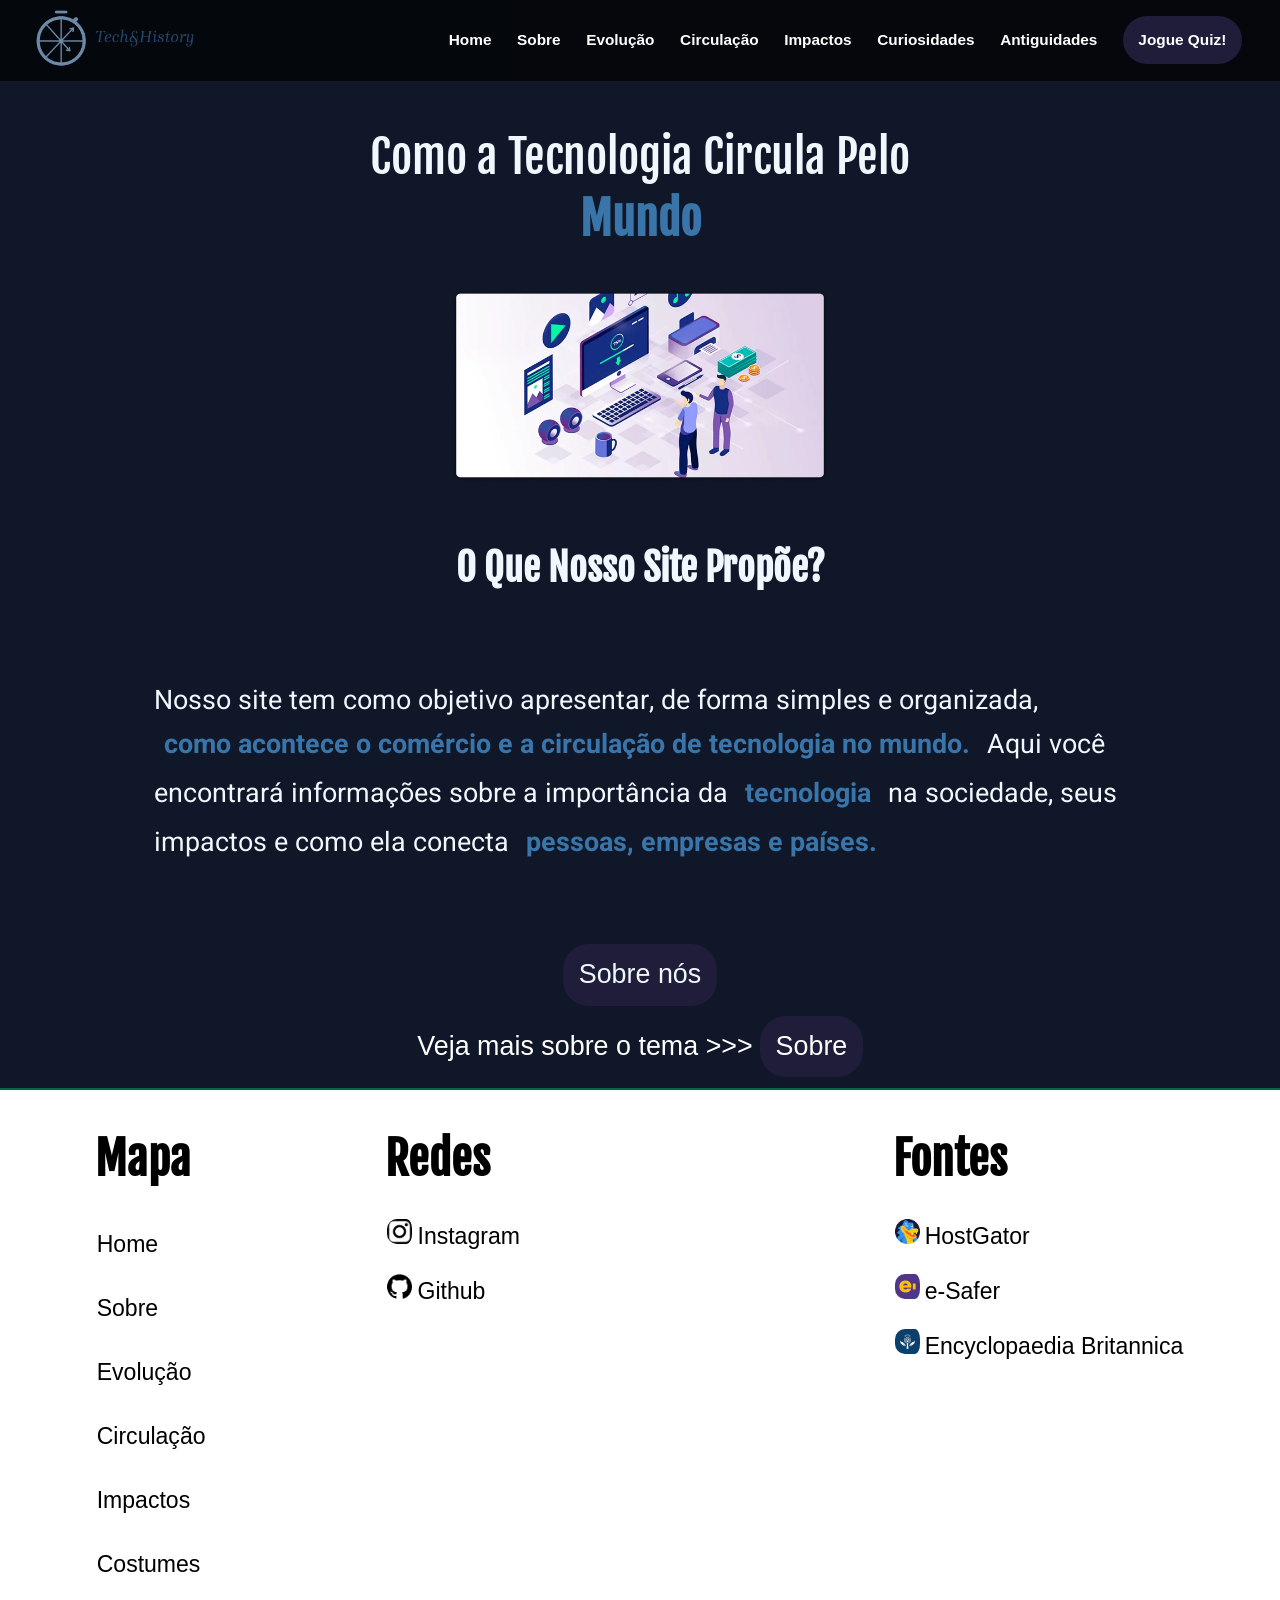
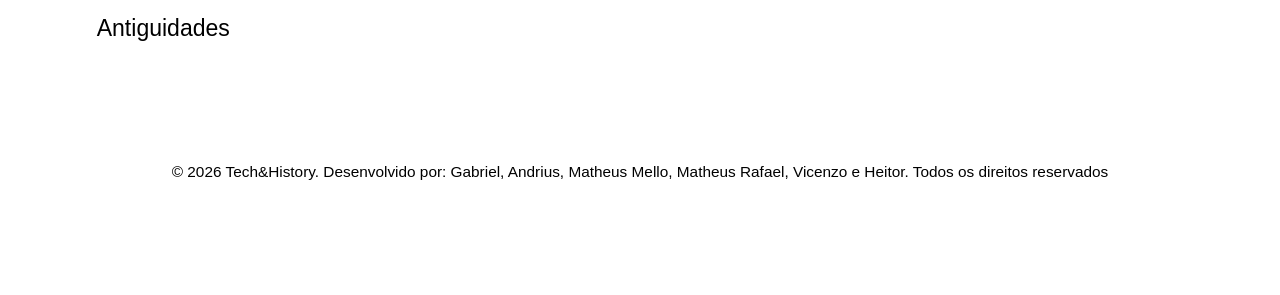
<file: index.html>
<!doctype html>
<html lang="en">
  <head>
    <meta charset="UTF-8" />
    <meta name="viewport" content="width=device-width, initial-scale=1.0" />
    <link rel="preconnect" href="https://fonts.googleapis.com" />
    <link rel="preconnect" href="https://fonts.gstatic.com" crossorigin />
    <link
      href="https://fonts.googleapis.com/css2?family=Special+Gothic+Expanded+One&display=swap"
      rel="stylesheet"
    />
    <link rel="stylesheet" href="Pagina_1/css/reset.css" />
    <link rel="stylesheet" href="Pagina_1/css/style.css" />

    <title>Comércio e Circulação de Tecnologia</title>
  </head>
  <body>
    <header>
      <div class="desktop">
        <nav>
        <a href="index.html"><img src="Pagina_1/source/logo_cortada.png" alt="" /></a>
        <ul>
          <li><a href="index.html">Home</a></li>
          <li><a href="Pagina_1/sobre.html">Sobre</a></li>
          <li><a href="Pagina_2/evolucao.html">Evolução</a></li>
          <li><a href="Pagina_3/circulacao.html">Circulação</a></li>
          <li><a href="Pagina_4/impactos.html">Impactos</a></li>
          <li><a href="Pagina_5/costumes.html">Curiosidades</a></li>
          <li><a href="Pagina_6/antiguidades.html">Antiguidades</a></li>
          <li><a class="quiz-button" href="Quiz/index.html">Jogue Quiz!</a></li>
        </ul>
        </nav>
      </div>
      <div class="menuzao">
        <button class="menu" onclick="toggleMenu()">&#9776;</button>
        <nav class="sidebar" id="sidebar">
          <button class="close-btn" onclick="toggleMenu()">&times;</button>
          <ul>
            <li><a href="index.html">Home</a></li>
            <li><a href="Pagina_1/sobre.html">Sobre</a></li>
            <li><a href="Pagina_2/evolucao.html">Evolução</a></li>
            <li><a href="Pagina_3/circulacao.html">Circulação</a></li>
            <li><a href="Pagina_4/impactos.html">Impactos</a></li>
            <li><a href="Pagina_5/costumes.html">Curiosidades</a></li>
            <li><a href="Pagina_6/antiguidades.html">Antiguidades</a></li>
            <li><a href="Quiz/index.html">Jogue Quiz!</a></li>
          </ul>
        </nav>
        <div class="overlay" id="overlay" onclick="toggleMenu()"></div>
        <script>
          function toggleMenu() {
            const sidebar = document.getElementById("sidebar");
            const overlay = document.getElementById("overlay");
            sidebar.classList.toggle("open");
            overlay.classList.toggle("open");
          }
        </script>
      </div>
      <img class="mobile" src="Pagina_1/source/logo_cortada.png" alt="" />
    </header>
    <main>
      <section class="principal">
        <div class="mona">
          <h1>Como a Tecnologia Circula Pelo</h1>
          <h1><span>Mundo</span></h1>
          <img src="source/criacao-de-sites-para-empresa1.png" alt="" />
          <h2>O Que Nosso Site Propõe?</h2>
          <p>
            Nosso site tem como objetivo apresentar, de forma simples e
            organizada,
            <span
              >como acontece o comércio e a circulação de tecnologia no
              mundo.</span
            >
            Aqui você encontrará informações sobre a importância da
            <span>tecnologia</span> na sociedade, seus impactos e como ela
            conecta <span>pessoas, empresas e países.</span>
          </p>
          <a href="#">Sobre nós</a>
        </div>
      </section>
      <section class="sobre">
        <h3>
          Veja mais sobre o tema >>> <a href="Pagina_1/sobre.html">Sobre</a>
        </h3>
      </section>
    </main>
     <footer>

    <div class="rodape">
      <div class="doubles">
        <ul class="mapa">
          <li>
            <h2>Mapa</h2>
          </li>
          <li><a href="index.html">Home</a></li>
          <li><a href="Pagina_1/sobre.html">Sobre</a></li>
          <li><a href="Pagina_2/evolucao.html">Evolução</a></li>
          <li><a href="Pagina_3/circulacao.html">Circulação</a></li>
          <li><a href="Pagina_4/impactos.html">Impactos</a></li>
          <li><a href="Pagina_5/costumes.html">Costumes</a></li>
          <li><a href="Pagina_6/antiguidades.html">Antiguidades</a></li>
        </ul>
        <ul class="redes">
          <li>
            <h2>Redes</h2>
          </li>
          <li><a href="https://www.instagram.com/tech_and_history?stkn=Y3F2dmEzdG81b2Vv"><img
                src="Pagina_6/src/logoInsta.png" alt="">Instagram</a></li>
          <li><a href="https://github.com/vicenzoalvesifc-sudo/Com-rcioe-circula-o-de-tecnologia----Civiliza-es"><img
                src="Pagina_6/src/gitLogo.png" alt="">Github</a>
          </li>
        </ul>
      </div>
      <ul class="fontes">
        <li>
          <h2>Fontes</h2>
        </li>
        <li><a href="https://www.hostgator.com.br/blog/impacto-da-tecnologia-no-comercio-eletronico/"><img
              src="Pagina_6/src/logoHostgator.png" alt="">HostGator</a></li>
        <li><a href="https://e-safer.com.br/evolucao-da-tecnologia-durante-as-decadas/"><img
              src="Pagina_6/src/eSaferLogo.jpeg" alt="">e-Safer</a></li>
        <li><a href="https://www.britannica.com/technology/technology"><img src="Pagina_6/src/encBritLogo.jpeg"
              alt="">Encyclopaedia Britannica</a></li>
      </ul>
    </div>
    <p>
      <span>© 2026 Tech&History</span>. Desenvolvido por: Gabriel, Andrius, Matheus Mello,
      Matheus Rafael, Vicenzo e Heitor. Todos os direitos reservados
    </p>
  </footer>
  </body>
</html>
</file>
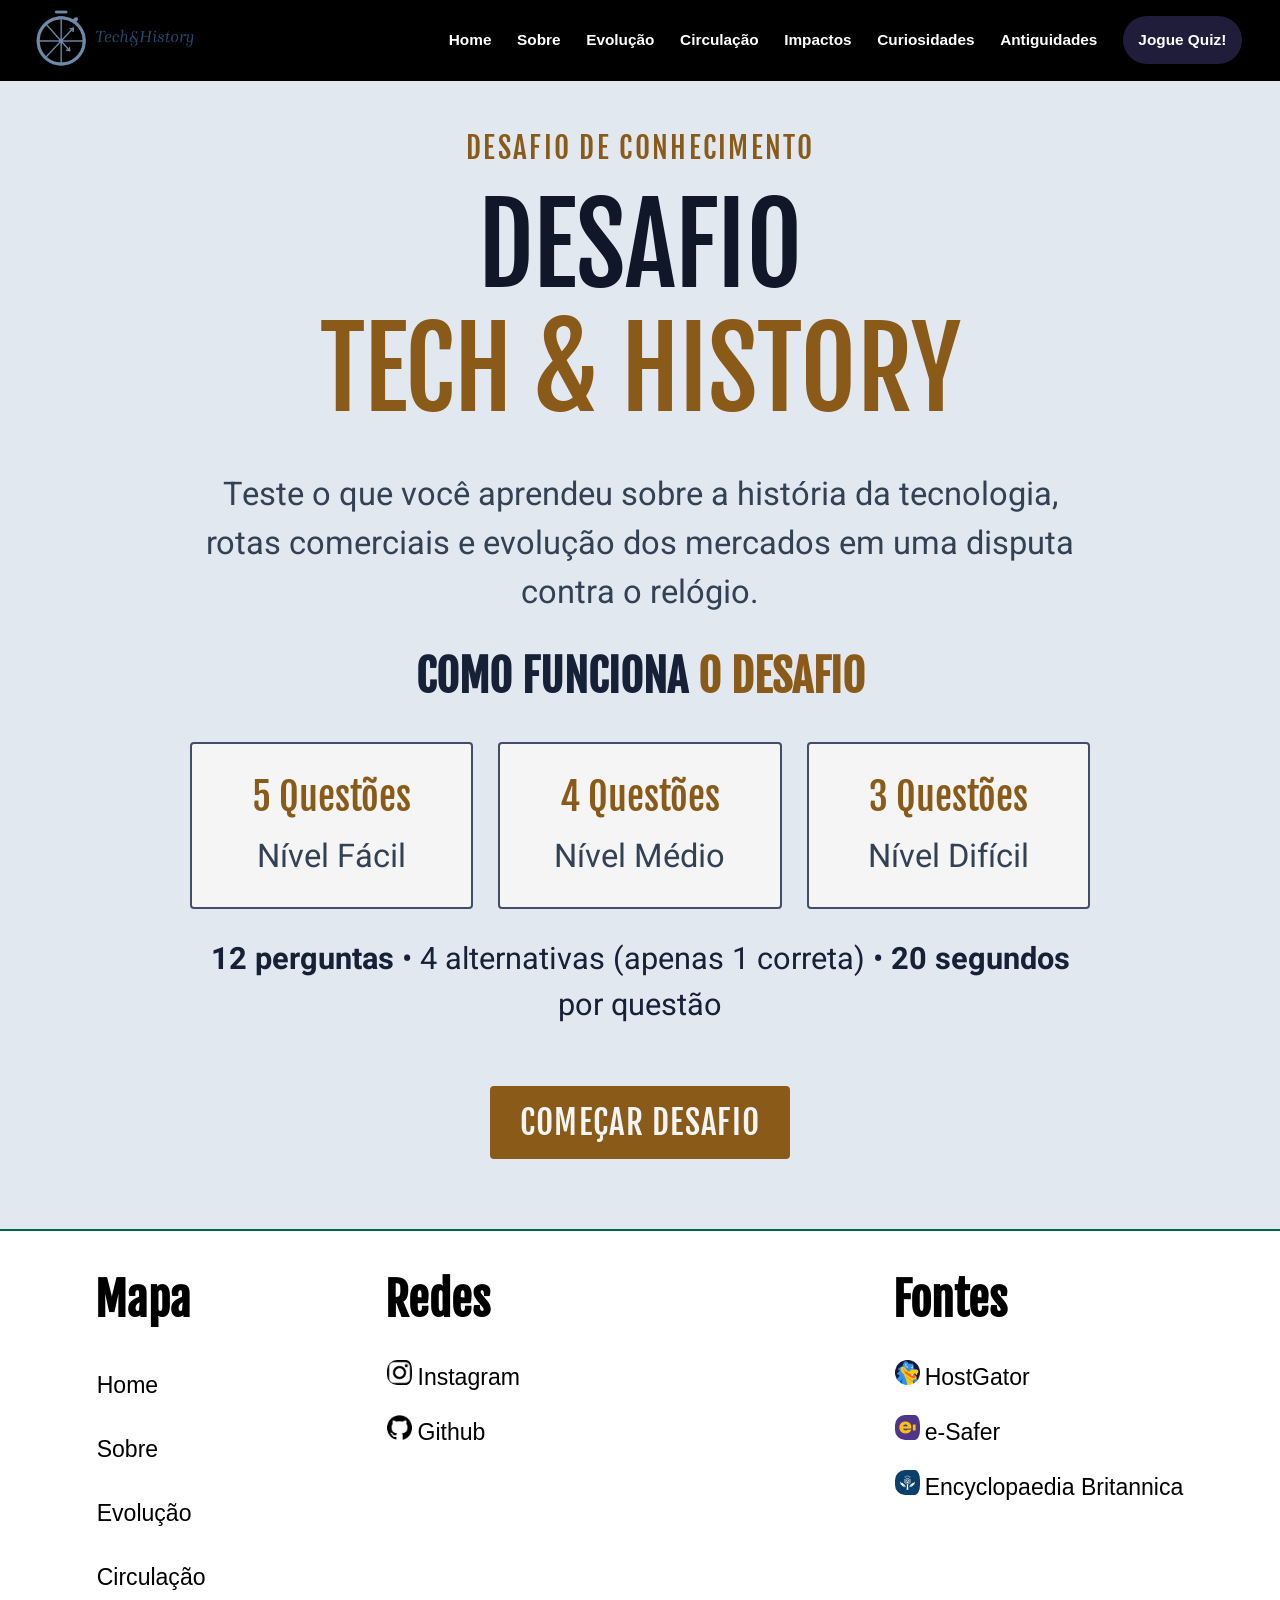
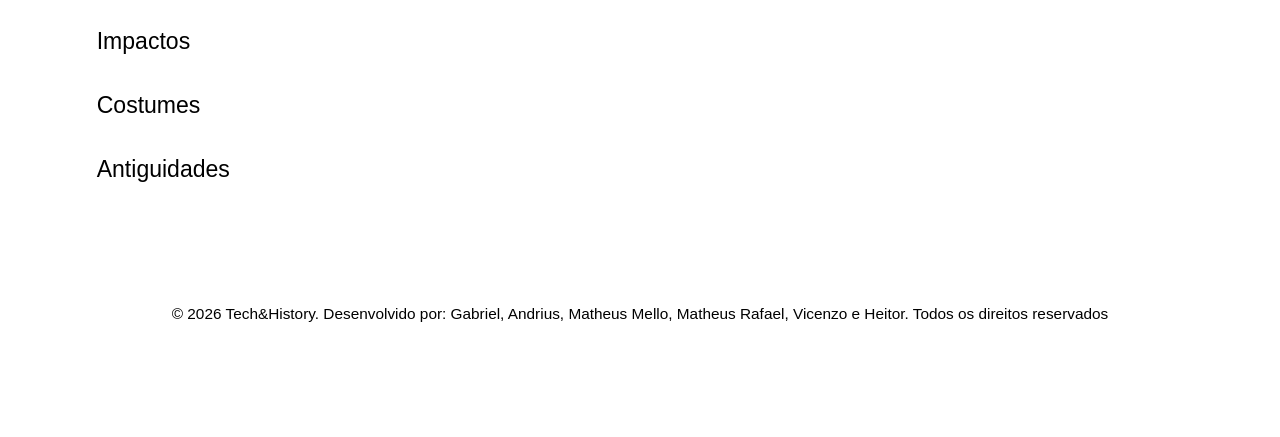
<file: Quiz/index.html>
<!doctype html>
<html lang="pt-BR">

<head>
  <meta charset="UTF-8" />
  <meta name="viewport" content="width=device-width, initial-scale=1.0" />
  <title>Desafio Tech&History | Quiz</title>
  <link rel="stylesheet" href="css/reset.css" />
  <link rel="stylesheet" href="css/style.css" />
</head>

<body>

  <header>

    <div class="desktop">
      <nav>
        <a href="../index.html"><img src="../Pagina_1/source/logo_cortada.png" alt="" /></a>
        <ul>
          <li><a href="../index.html">Home</a></li>
          <li><a href="../Pagina_1/sobre.html">Sobre</a></li>
          <li><a href="../Pagina_2/evolucao.html">Evolução</a></li>
          <li><a href="../Pagina_3/circulacao.html">Circulação</a></li>
          <li><a href="../Pagina_4/impactos.html">Impactos</a></li>
          <li><a href="../Pagina_5/costumes.html">Curiosidades</a></li>
          <li><a href="../Pagina_6/antiguidades.html">Antiguidades</a></li>
          <li>
            <a class="quiz-button" href="../Quiz/index.html">Jogue Quiz!</a>
          </li>
        </ul>
      </nav>
    </div>
    <div class="mobile">
      <div class="menuzao">
        <button class="menu" onclick="toggleMenu()">&#9776;</button>
        <nav class="sidebar" id="sidebar">
          <button class="close-btn" onclick="toggleMenu()">&times;</button>
          <ul>
            <li><a href="../index.html">Home</a></li>
            <li><a href="../Pagina_1/sobre.html">Sobre</a></li>
            <li><a href="../Pagina_2/evolucao.html">Evolução</a></li>
            <li><a href="../Pagina_3/circulacao.html">Circulação</a></li>
            <li><a href="../Pagina_4/impactos.html">Impactos</a></li>
            <li><a href="../Pagina_5/costumes.html">Curiosidades</a></li>
            <li><a href="../Pagina_6/antiguidades.html">Antiguidades</a></li>
            <li><a href="../Quiz/index.html">Jogue Quiz!</a></li>
          </ul>
        </nav>
        <div class="overlay" id="overlay" onclick="toggleMenu()"></div>
        <script>
          function toggleMenu() {
            const sidebar = document.getElementById("sidebar");
            const overlay = document.getElementById("overlay");
            sidebar.classList.toggle("open");
            overlay.classList.toggle("open");
          }
        </script>
      </div>
      <a href="../index.html"><img class="mobile" src="../Pagina_1/source/logo_cortada.png" alt="" /></a>
    </div>
    
  </header>


  <main>
    <!-- TELA INICIAL-->

    <div id="tela-inicial" class="tela-inicial">
      <p class="subtitulo-topo">DESAFIO DE CONHECIMENTO</p>

      <h1>DESAFIO <br> <span>TECH & HISTORY</span></h1>

      <p class="intro-quiz">
        Teste o que você aprendeu sobre a história da tecnologia, rotas
        comerciais e evolução dos mercados em uma disputa contra o relógio.
      </p>

      <h2 class="regras">COMO FUNCIONA <span>O DESAFIO</span></h2>

      <ul class="niveis-lista">
        <li>
          <p><span>5 Questões</span><br />Nível Fácil</p>
        </li>
        <li>
          <p><span>4 Questões</span><br />Nível Médio</p>
        </li>
        <li>
          <p><span>3 Questões</span><br />Nível Difícil</p>
        </li>
      </ul>

      <p class="regras-extras">
        <strong>12 perguntas</strong> • 4 alternativas (apenas 1 correta) •
        <strong>20 segundos</strong> por questão
      </p>

      <button class="btn-iniciar" onclick="inicQuiz()">COMEÇAR DESAFIO</button>
      <!-- Contém uma variável inicQuiz para ser executada pelo JS -->
    </div>

    <!-- TELA DO JOGO (Inicia ocultada) -->

    <div id="tela-jogo" class="tela-jogo" style="display: none">
      <!-- Esse style funciona parecido com o display do CSS, você seleciona que forma os elemntos vão ser organizados -->

      <!-- Indicadores para o jogador -->

      <h4 id="dific">Dificuldade : Fácil</h4>

      <h3 id="tempo">Tempo : 20s</h3>

      <!-- Pergunta e Botões -->

      <h2 id="pergu" class="pergu">Carregando...</h2>

      <div id="opcs" class="opcs">
        <button class="botao" onclick="verificar(0)"></button>
        <!-- Essa variavél serve pra fazer a verificacao no JS, sendo que cada opção nós associamos a um número a partir de 0 -->
        <button class="botao" onclick="verificar(1)"></button>
        <button class="botao" onclick="verificar(2)"></button>
        <button class="botao" onclick="verificar(3)"></button>
      </div>

      <h3 id="resp" class="resp"></h3>

      <button id="avanc" class="avanc" onclick="proximaPergunta()">
        Avançar
      </button>
      <!-- Essa parte só aparece quando alguma opcao é selecionada -->
    </div>

    <!-- TELA FINAL (Só aparece depois que todas as perguntas forem respondidas) -->

    <div id="tela-final" class="tela-final" style="display: none">
      <h2>Fim de Jogo!</h2>

      <h3 id="ponts-Final"></h3>

      <button onclick="location.reload()">Jogar Novamente</button>
    </div>

    <script src="script.js"></script>
  </main>

  <footer>

    <div class="rodape">
      <div class="doubles">
        <ul class="mapa">
          <li>
            <h2>Mapa</h2>
          </li>
          <li><a href="../index.html">Home</a></li>
          <li><a href="../Pagina_1/sobre.html">Sobre</a></li>
          <li><a href="../Pagina_2/evolucao.html">Evolução</a></li>
          <li><a href="../Pagina_3/circulacao.html">Circulação</a></li>
          <li><a href="../Pagina_4/impactos.html">Impactos</a></li>
          <li><a href="../Pagina_5/costumes.html">Costumes</a></li>
          <li><a href="../Pagina_6/antiguidades.html">Antiguidades</a></li>
        </ul>
        <ul class="redes">
          <li>
            <h2>Redes</h2>
          </li>
          <li><a href="https://www.instagram.com/tech_and_history?stkn=Y3F2dmEzdG81b2Vv"><img
                src="../Pagina_6/src/logoInsta.png" alt="">Instagram</a></li>
          <li><a href="https://github.com/vicenzoalvesifc-sudo/Com-rcioe-circula-o-de-tecnologia----Civiliza-es"><img
                src="../Pagina_6/src/gitLogo.png" alt="">Github</a>
          </li>
        </ul>
      </div>
      <ul class="fontes">
        <li>
          <h2>Fontes</h2>
        </li>
        <li><a href="https://www.hostgator.com.br/blog/impacto-da-tecnologia-no-comercio-eletronico/"><img
              src="../Pagina_6/src/logoHostgator.png" alt="">HostGator</a></li>
        <li><a href="https://e-safer.com.br/evolucao-da-tecnologia-durante-as-decadas/"><img
              src="../Pagina_6/src/eSaferLogo.jpeg" alt="">e-Safer</a></li>
        <li><a href="https://www.britannica.com/technology/technology"><img src="../Pagina_6/src/encBritLogo.jpeg"
              alt="">Encyclopaedia Britannica</a></li>
      </ul>
    </div>
    <p>
      <span>© 2026 Tech&History</span>. Desenvolvido por: Gabriel, Andrius, Matheus Mello,
      Matheus Rafael, Vicenzo e Heitor. Todos os direitos reservados
    </p>
  </footer>
</body>

</html>
</file>
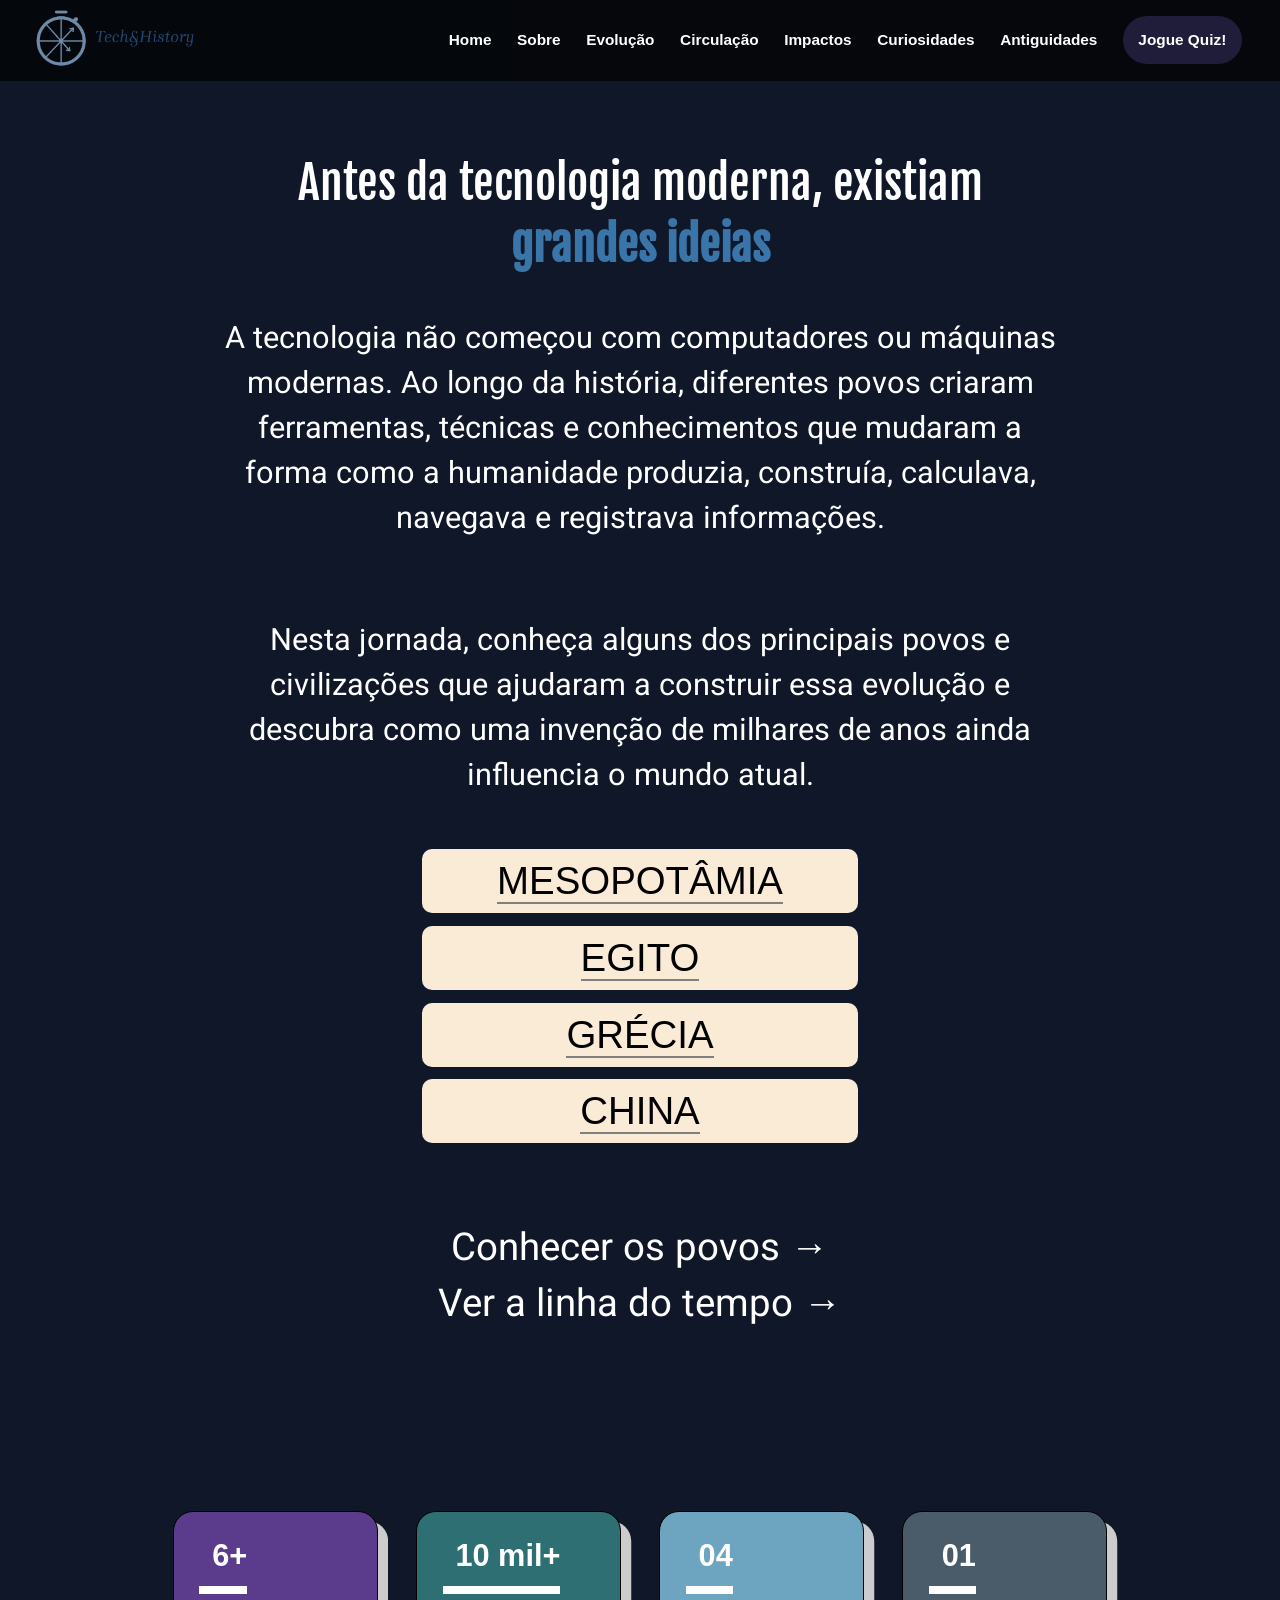
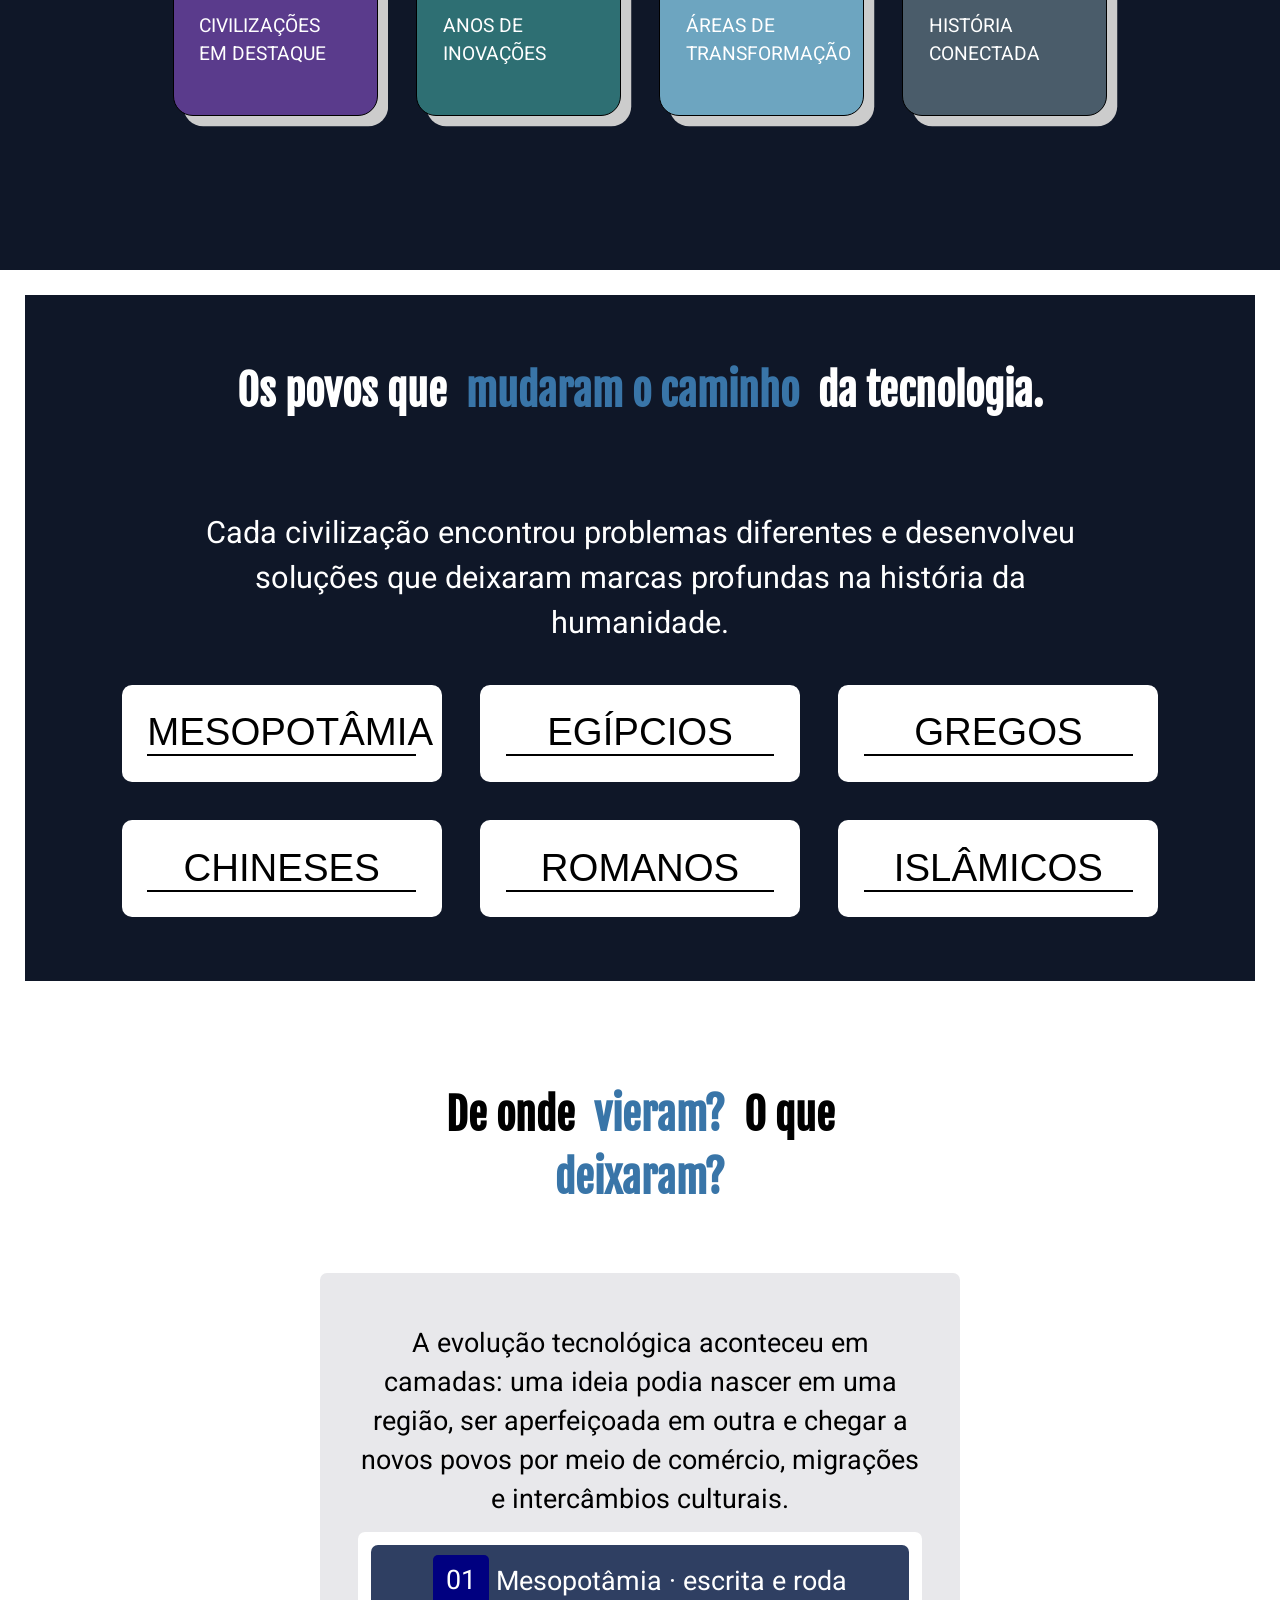
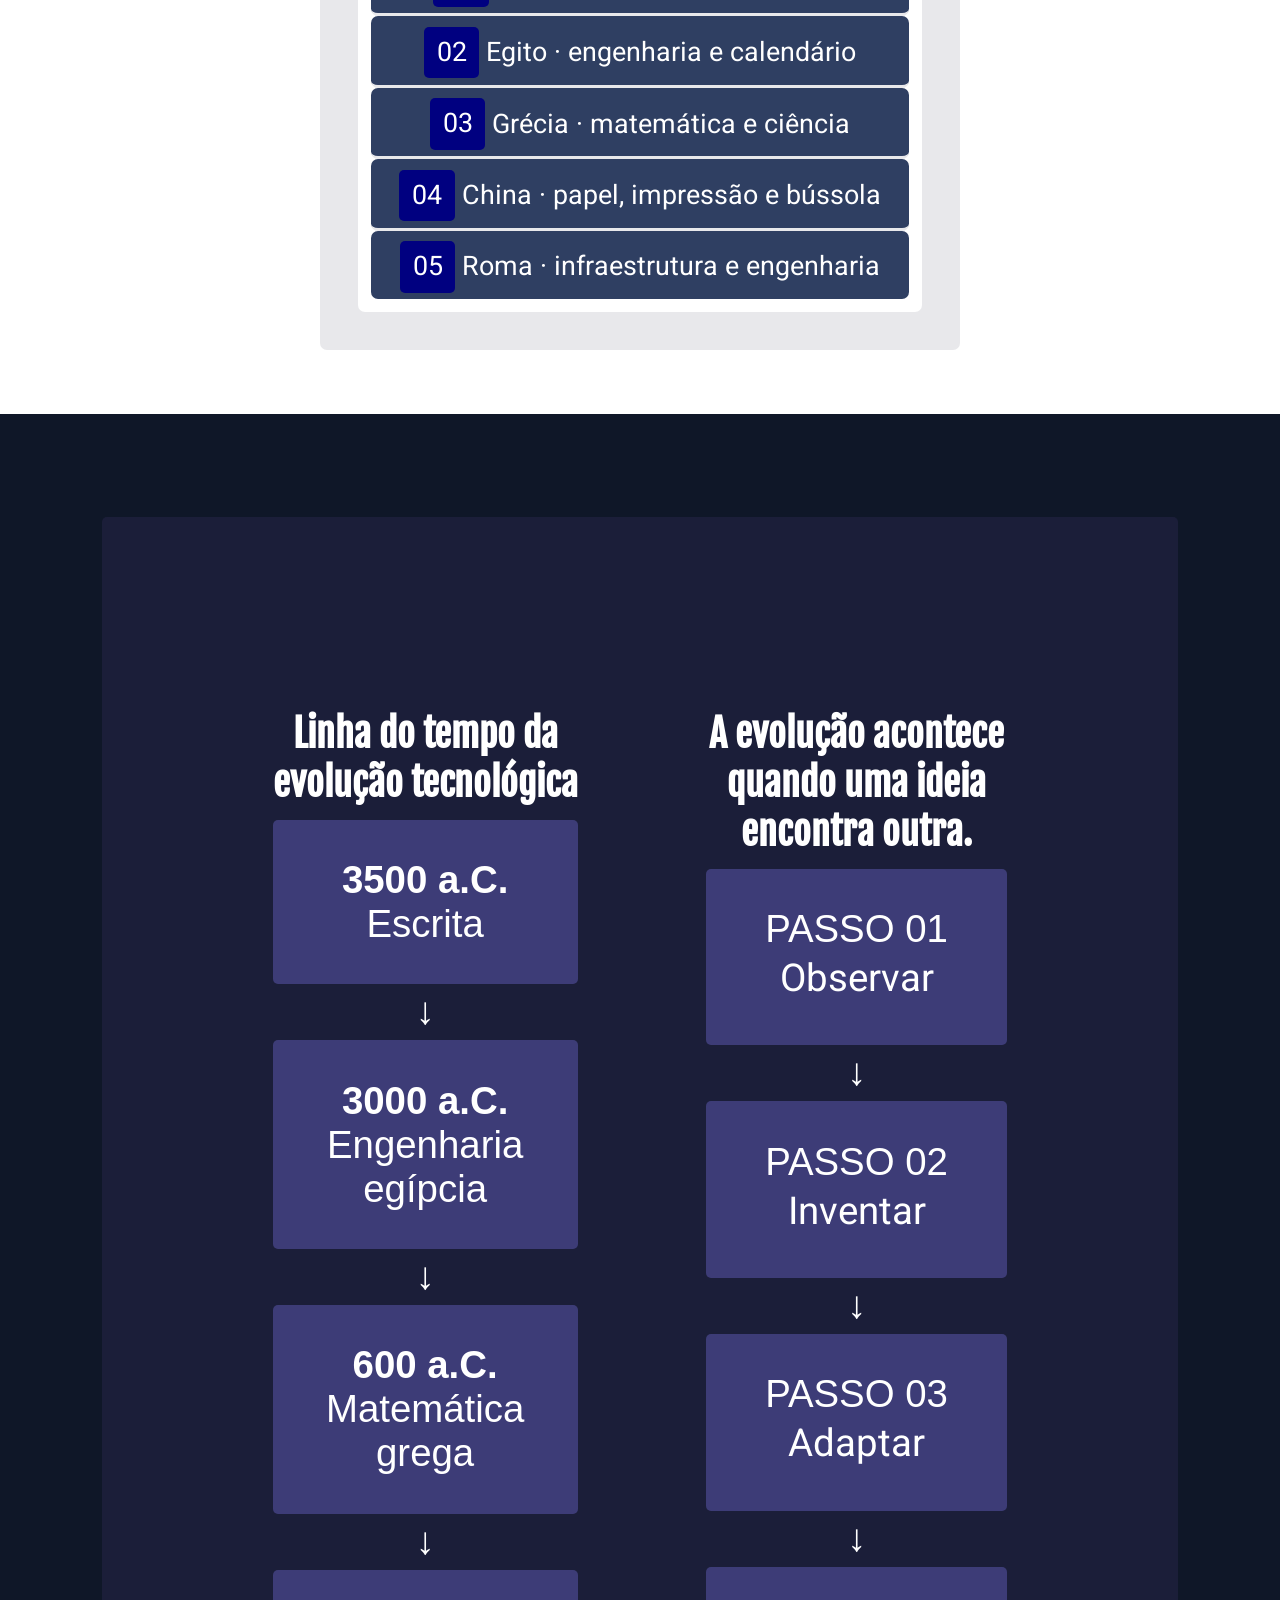
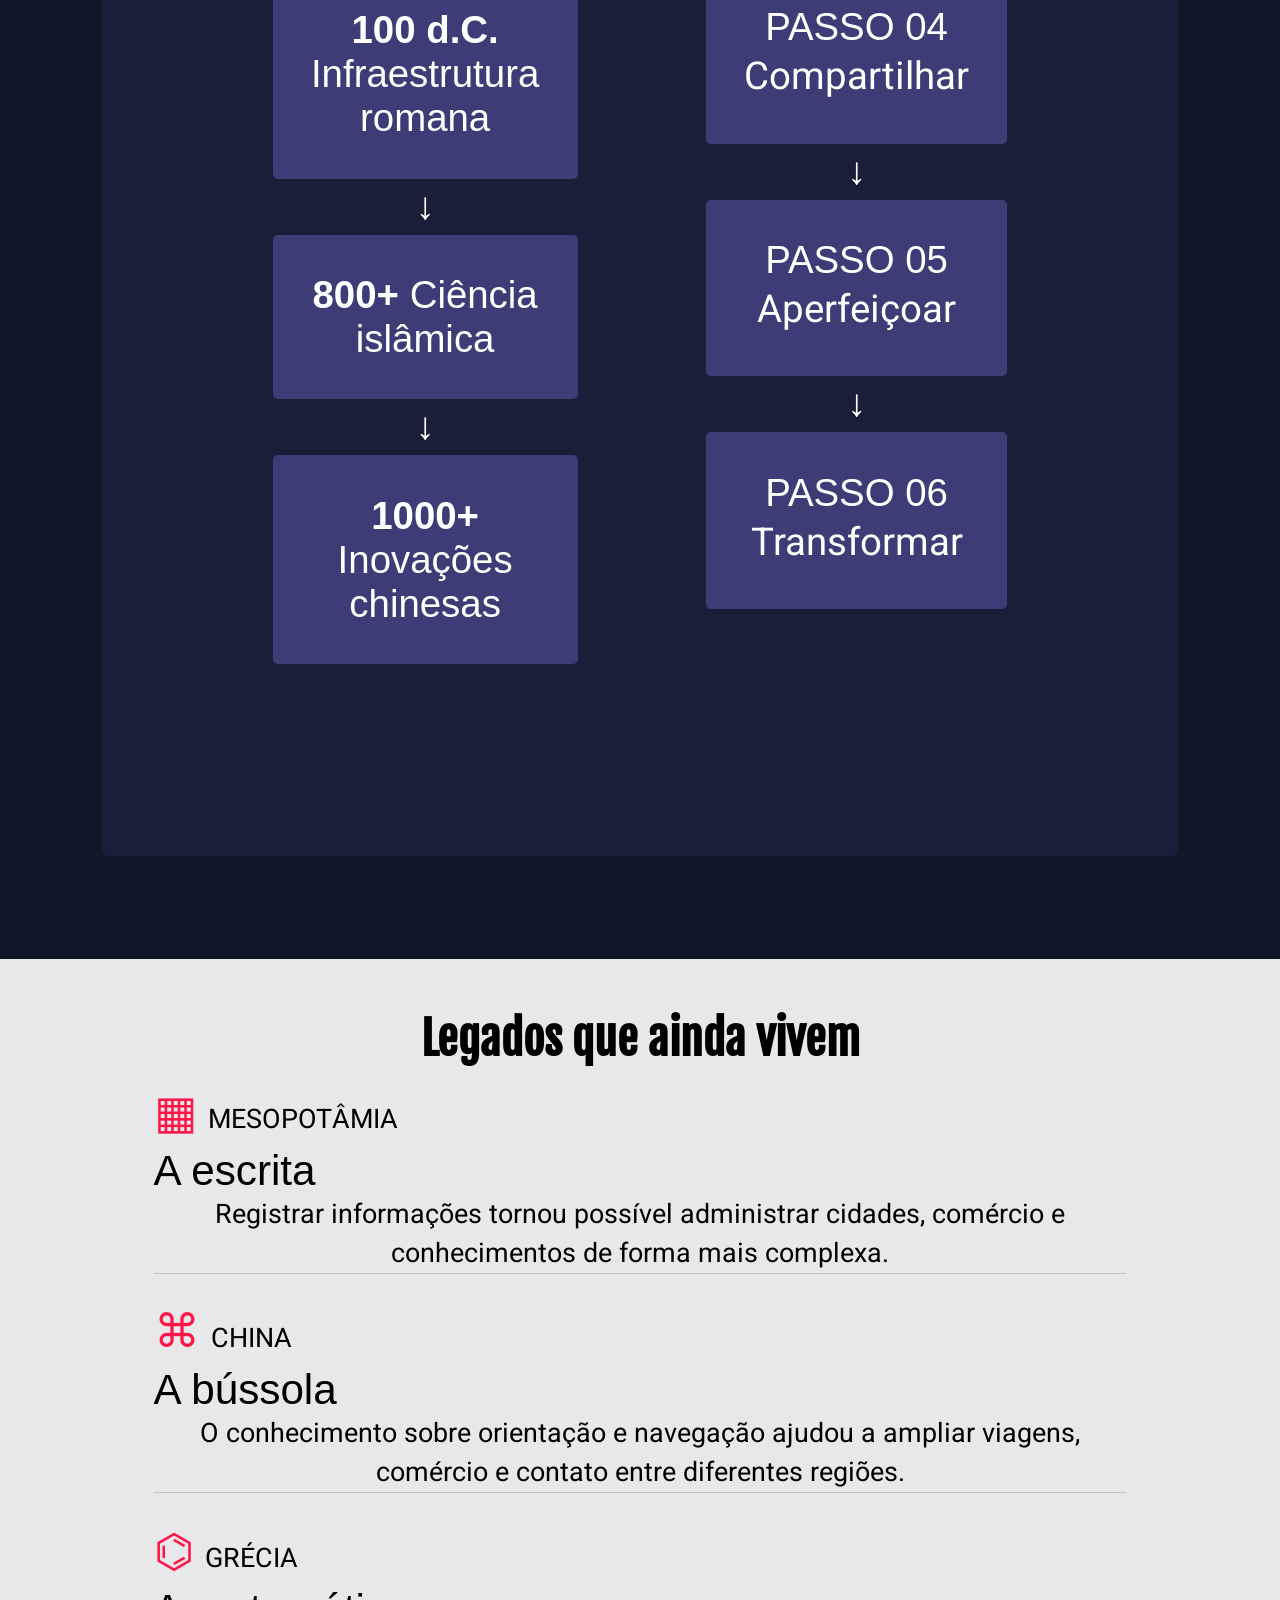
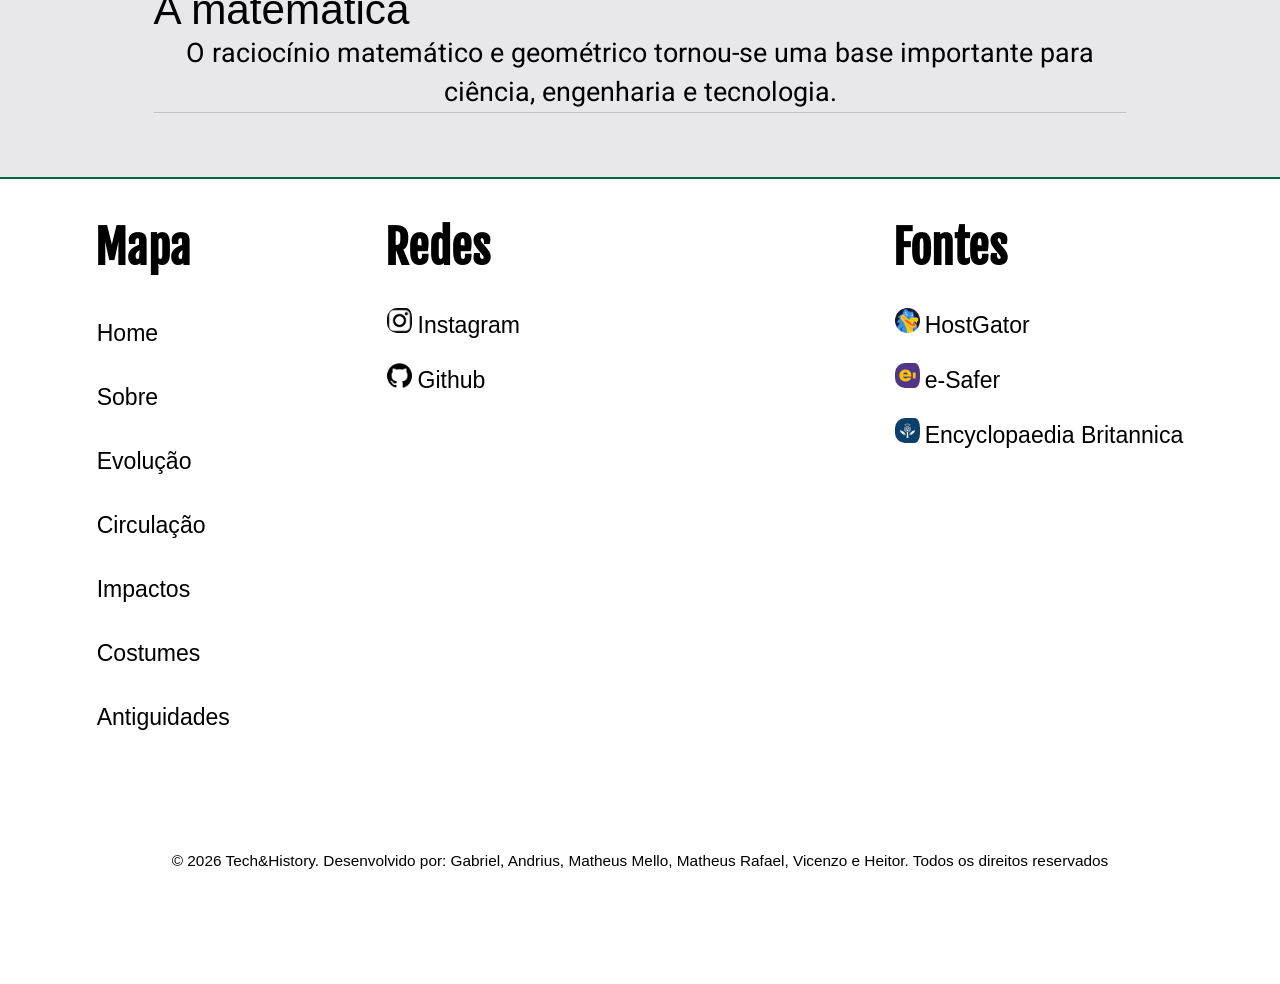
<file: Pagina_1/sobre.html>
<!doctype html>
<html lang="pt-BR">
  <head>
    <meta charset="UTF-8" />
    <meta name="viewport" content="width=device-width, initial-scale=1.0" />
    <title>Tech&History — Povos que transformaram a tecnologia</title>
    <link rel="stylesheet" href="css/reset.css" />
    <link rel="stylesheet" href="css/styleSobre.css" />
  </head>

  <body>
    <header>
      <div class="desktop">
        <nav>
        <a href="../index.html"><img src="source/logo_cortada.png" alt="" /></a>
        <ul>
          <li><a href="../index.html">Home</a></li>
          <li><a href="../Pagina_1/sobre.html">Sobre</a></li>
          <li><a href="../Pagina_2/evolucao.html">Evolução</a></li>
          <li><a href="../Pagina_3/circulacao.html">Circulação</a></li>
          <li><a href="../Pagina_4/impactos.html">Impactos</a></li>
          <li><a href="../Pagina_5/costumes.html">Curiosidades</a></li>
          <li><a href="../Pagina_6/antiguidades.html">Antiguidades</a></li>
          <li><a class="quiz-button" href="../Quiz/index.html">Jogue Quiz!</a></li>
        </ul>
        </nav>
      </div>
      <div class="menuzao">
        <button class="menu" onclick="toggleMenu()">&#9776;</button>
        <nav class="sidebar" id="sidebar">
          <button class="close-btn" onclick="toggleMenu()">&times;</button>
          <ul>
            <li><a href="../index.html">Home</a></li>
            <li><a href="sobre.html">Sobre</a></li>
            <li><a href="../Pagina_2/evolucao.html">Evolução</a></li>
            <li><a href="../Pagina_3/circulacao.html">Circulação</a></li>
            <li><a href="../Pagina_4/impactos.html">Impactos</a></li>
            <li><a href="../Pagina_5/costumes.html">Curiosidades</a></li>
            <li><a href="../Pagina_6/antiguidades.html">Antiguidades</a></li>
            <li><a href="../Quiz/index.html"></a></li>
          </ul>
        </nav>
        <div class="overlay" id="overlay" onclick="toggleMenu()"></div>
        <script>
          function toggleMenu() {
            const sidebar = document.getElementById("sidebar");
            const overlay = document.getElementById("overlay");
            sidebar.classList.toggle("open");
            overlay.classList.toggle("open");
          }
        </script>
      </div>
      <img class="mobile" src="source/logo_cortada.png" alt="" />
    </header>

    <main>
      <section class="rotas" id="evolucao">
        <h1>
          Antes da tecnologia moderna, existiam <span>grandes ideias</span>
        </h1>
        <div class="texto">
          <div class="paragrafo">
            <p>
              A tecnologia não começou com computadores ou máquinas modernas. Ao
              longo da história, diferentes povos criaram ferramentas, técnicas
              e conhecimentos que mudaram a forma como a humanidade produzia,
              construía, calculava, navegava e registrava informações.
            </p>
            <p id="final">
              Nesta jornada, conheça alguns dos principais povos e civilizações
              que ajudaram a construir essa evolução e descubra como uma
              invenção de milhares de anos ainda influencia o mundo atual.
            </p>
          </div>
            <div class="home-visual">
           
              <div class="civilizacao"><span>MESOPOTÂMIA</span></div>
              <div class="civilizacao"><span>EGITO</span> </div>
              <div class="civilizacao"><span>GRÉCIA</span></div>
              <div class="civilizacao"><span>CHINA</span></div>
            
            </div>
        </div>
        <div class="botoes">
          <p><a href="#povos">Conhecer os povos →</a></p>
          <p>
            <a href="#historia">Ver a linha do tempo →</a>
          </p>
        </div>
      </section>

      <section class="container" id="povos">
        <ul>
          <li class="verde" style="background-color: #5a3b8c;">
            <strong>6+</strong>
            <p><span>CIVILIZAÇÕES EM DESTAQUE</span></p>
          </li>
          <li class="vermelho" style="background-color: #2e6f73;">
            <strong>10 mil+</strong>
            <p><span>ANOS DE INOVAÇÕES</span></p>
          </li>
          <li class="yellow" style="background-color: #6da5c0;">
            <strong>04</strong>
            <p><span>ÁREAS DE TRANSFORMAÇÃO</span></p>
          </li>
          <li class="azul" style="background-color: #4a5c6a;">
            <strong>01</strong>
            <p><span>HISTÓRIA CONECTADA</span></p>
          </li>
        </ul>
      </section>

      <section class="frentes" id="legados">
        <h2>Os povos que <span>mudaram o caminho</span> da tecnologia.</h2>
        <p>
          Cada civilização encontrou problemas diferentes e desenvolveu soluções
          que deixaram marcas profundas na história da humanidade.
        </p>

        <div class="container1">
          <ul>
            <li class="green">
              <h3 onclick="aparecer(this)" >MESOPOTÂMIA</h3>
              <p >
                <span
                  >Escrita cuneiforme, roda, sistemas de irrigação e técnicas de
                  contagem ajudaram a organizar cidades e atividades
                  econômicas.</span
                >
              </p>
            </li>
            <li class="red">
              <h3 onclick="aparecer(this)">EGÍPCIOS</h3>
              <p >
                <span
                  >Arquitetura, engenharia, medicina, calendário e técnicas de
                  construção mostram o domínio de conhecimentos práticos e
                  matemáticos.</span
                >
              </p>
            </li>
            <li class="amarelo">
              <h3 onclick="aparecer(this)">GREGOS</h3>
              <p>
                <span
                  >Matemática, geometria, astronomia e pensamento científico
                  transformaram a maneira de explicar fenômenos naturais.</span
                >
              </p>
            </li>
            <li class="blue">
              <h3 onclick="aparecer(this)">CHINESES</h3>
              <p >
                <span
                  >Papel, impressão, bússola e pólvora são exemplos de invenções
                  chinesas que tiveram enorme impacto histórico.</span
                >
              </p>
            </li>
            <li class="green">
              <h3 onclick="aparecer(this)">ROMANOS</h3>
              <p >
                <span
                  >Estradas, aquedutos, pontes, concreto e planejamento urbano
                  ampliaram a capacidade de construir e conectar grandes
                  territórios.</span
                >
              </p>
            </li>
            <li class="red">
              <h3 onclick="aparecer(this)">ISLÂMICOS</h3>
              <p >
                <span
                  >Álgebra, astronomia, medicina, óptica e preservação de
                  conhecimentos antigos contribuíram para o avanço científico
                  medieval.</span
                >
              </p>
            </li>
          </ul>
        </div>
      </section>

      <script>
         
        function aparecer(titulo){
          let textinho = titulo.parentElement.querySelector("p")
          textinho.classList.toggle("clikado")
        }
      </script>

      <section class="adress" id="linha-do-tempo">
        <div>
          <h2>De onde <span>vieram?</span> O que <span>deixaram?</span></h2>
        </div>
        <div class="lista">
          <p class="cima">
            A evolução tecnológica aconteceu em camadas: uma ideia podia nascer
            em uma região, ser aperfeiçoada em outra e chegar a novos povos por
            meio de comércio, migrações e intercâmbios culturais.
          </p>
          <ul>
            <li class="um">
              <p><span style="background-color: #000080;">01</span> Mesopotâmia · escrita e roda </p>
            </li>
            <li class="dois">
              <p><span style="background-color:#000080 ;">02</span> Egito · engenharia e calendário</p>
            </li>
            <li class="tres">
              <p><span style="background-color:#000080 ;">03</span> Grécia · matemática e ciência</p>
            </li>
            <li class="quatro">
              <p><span style="background-color:#000080 ;">04</span> China · papel, impressão e bússola</p>
            </li>
            <li class="cinco">
              <p><span style="background-color: #000080;">05</span> Roma · infraestrutura e engenharia</p>
            </li>
          </ul>
        </div>
      </section>

      <section class="historia" id="antiguidades">
        <div class="timeline-art">
        <h2>Linha do tempo da evolução tecnológica</h2>
          <div class="timeline-item">
            <strong>3500 a.C. </strong><span>Escrita</span>
          </div>
          <p>&darr;</p>
          <div class="timeline-item">
            <strong>3000 a.C. </strong><span>Engenharia egípcia</span>
          </div>
          <p>&darr;</p>
          <div class="timeline-item">
            <strong>600 a.C. </strong><span>Matemática grega</span>
          </div>
          <p>&darr;</p>
          <div class="timeline-item">
            <strong>100 d.C. </strong><span>Infraestrutura romana</span>
          </div>
          <p>&darr;</p>
          <div class="timeline-item">
            <strong>800+ </strong><span>Ciência islâmica</span>
          </div>
          <p>&darr;</p>
          <div class="timeline-item">
            <strong>1000+ </strong><span>Inovações chinesas</span>
          </div>
        </div>
        <div class="timeline-art">
        <h2>A evolução acontece quando uma ideia encontra outra.</h2>
            <div class="timeline-item">
              <h3>PASSO 01</h3>
              <p>Observar</p>
            </div>
            <p>&darr;</p>
            <div class="timeline-item">
              <h3>PASSO 02</h3>
              <p>Inventar</p>
            </div>
            <p>&darr;</p>
            <div class="timeline-item">
              <h3>PASSO 03</h3>
              <p>Adaptar</p>
            </div>
            <p>&darr;</p>
            <div class="timeline-item">
              <h3>PASSO 04</h3>
              <p>Compartilhar</p>
            </div>
            <p>&darr;</p>
            <div class="timeline-item">
              <h3>PASSO 05</h3>
              <p>Aperfeiçoar</p>
            </div>
            <p>&darr;</p>
            <div class="timeline-item">
              <h3>PASSO 06</h3>
              <p>Transformar</p>
            </div>
        </div>
      </section>

      <section class="historias">
        <h2><span>Legados</span> que ainda vivem</h2>
        <div class="final">
          <ul>
            <li class="fabrica">
              <p class="a"><span>▦ </span>MESOPOTÂMIA</p>
              <h3>A escrita</h3>
              <p class="b">
                Registrar informações tornou possível administrar cidades,
                comércio e conhecimentos de forma mais complexa.
              </p>
            </li>
            <li class="martelo">
              <p class="a"> <span>⌘ </span>CHINA</p>
              <h3>A bússola</h3>
              <p class="b">
                O conhecimento sobre orientação e navegação ajudou a ampliar
                viagens, comércio e contato entre diferentes regiões.
              </p>
            </li>
            <li class="chave">
              <p class="a"><span>⌬ </span>GRÉCIA</p>
              <h3>A matemática</h3>
              <p class="b">
                O raciocínio matemático e geométrico tornou-se uma base
                importante para ciência, engenharia e tecnologia.
              </p>
            </li>
          </ul>
        </div>
      </section>
    </main>

     <footer>

    <div class="rodape">
      <div class="doubles">
        <ul class="mapa">
          <li>
            <h2>Mapa</h2>
          </li>
          <li><a href="../index.html">Home</a></li>
          <li><a href="../Pagina_1/sobre.html">Sobre</a></li>
          <li><a href="../Pagina_2/evolucao.html">Evolução</a></li>
          <li><a href="../Pagina_3/circulacao.html">Circulação</a></li>
          <li><a href="../Pagina_4/impactos.html">Impactos</a></li>
          <li><a href="../Pagina_5/costumes.html">Costumes</a></li>
          <li><a href="../Pagina_6/antiguidades.html">Antiguidades</a></li>
        </ul>
        <ul class="redes">
          <li>
            <h2>Redes</h2>
          </li>
          <li><a href="https://www.instagram.com/tech_and_history?stkn=Y3F2dmEzdG81b2Vv"><img
                src="../Pagina_6/src/logoInsta.png" alt="">Instagram</a></li>
          <li><a href="https://github.com/vicenzoalvesifc-sudo/Com-rcioe-circula-o-de-tecnologia----Civiliza-es"><img
                src="../Pagina_6/src/gitLogo.png" alt="">Github</a>
          </li>
        </ul>
      </div>
      <ul class="fontes">
        <li>
          <h2>Fontes</h2>
        </li>
        <li><a href="https://www.hostgator.com.br/blog/impacto-da-tecnologia-no-comercio-eletronico/"><img
              src="../Pagina_6/src/logoHostgator.png" alt="">HostGator</a></li>
        <li><a href="https://e-safer.com.br/evolucao-da-tecnologia-durante-as-decadas/"><img
              src="../Pagina_6/src/eSaferLogo.jpeg" alt="">e-Safer</a></li>
        <li><a href="https://www.britannica.com/technology/technology"><img src="../Pagina_6/src/encBritLogo.jpeg"
              alt="">Encyclopaedia Britannica</a></li>
      </ul>
    </div>
    <p>
      <span>© 2026 Tech&History</span>. Desenvolvido por: Gabriel, Andrius, Matheus Mello,
      Matheus Rafael, Vicenzo e Heitor. Todos os direitos reservados
    </p>
  </footer>

  </body>
</html>
</file>
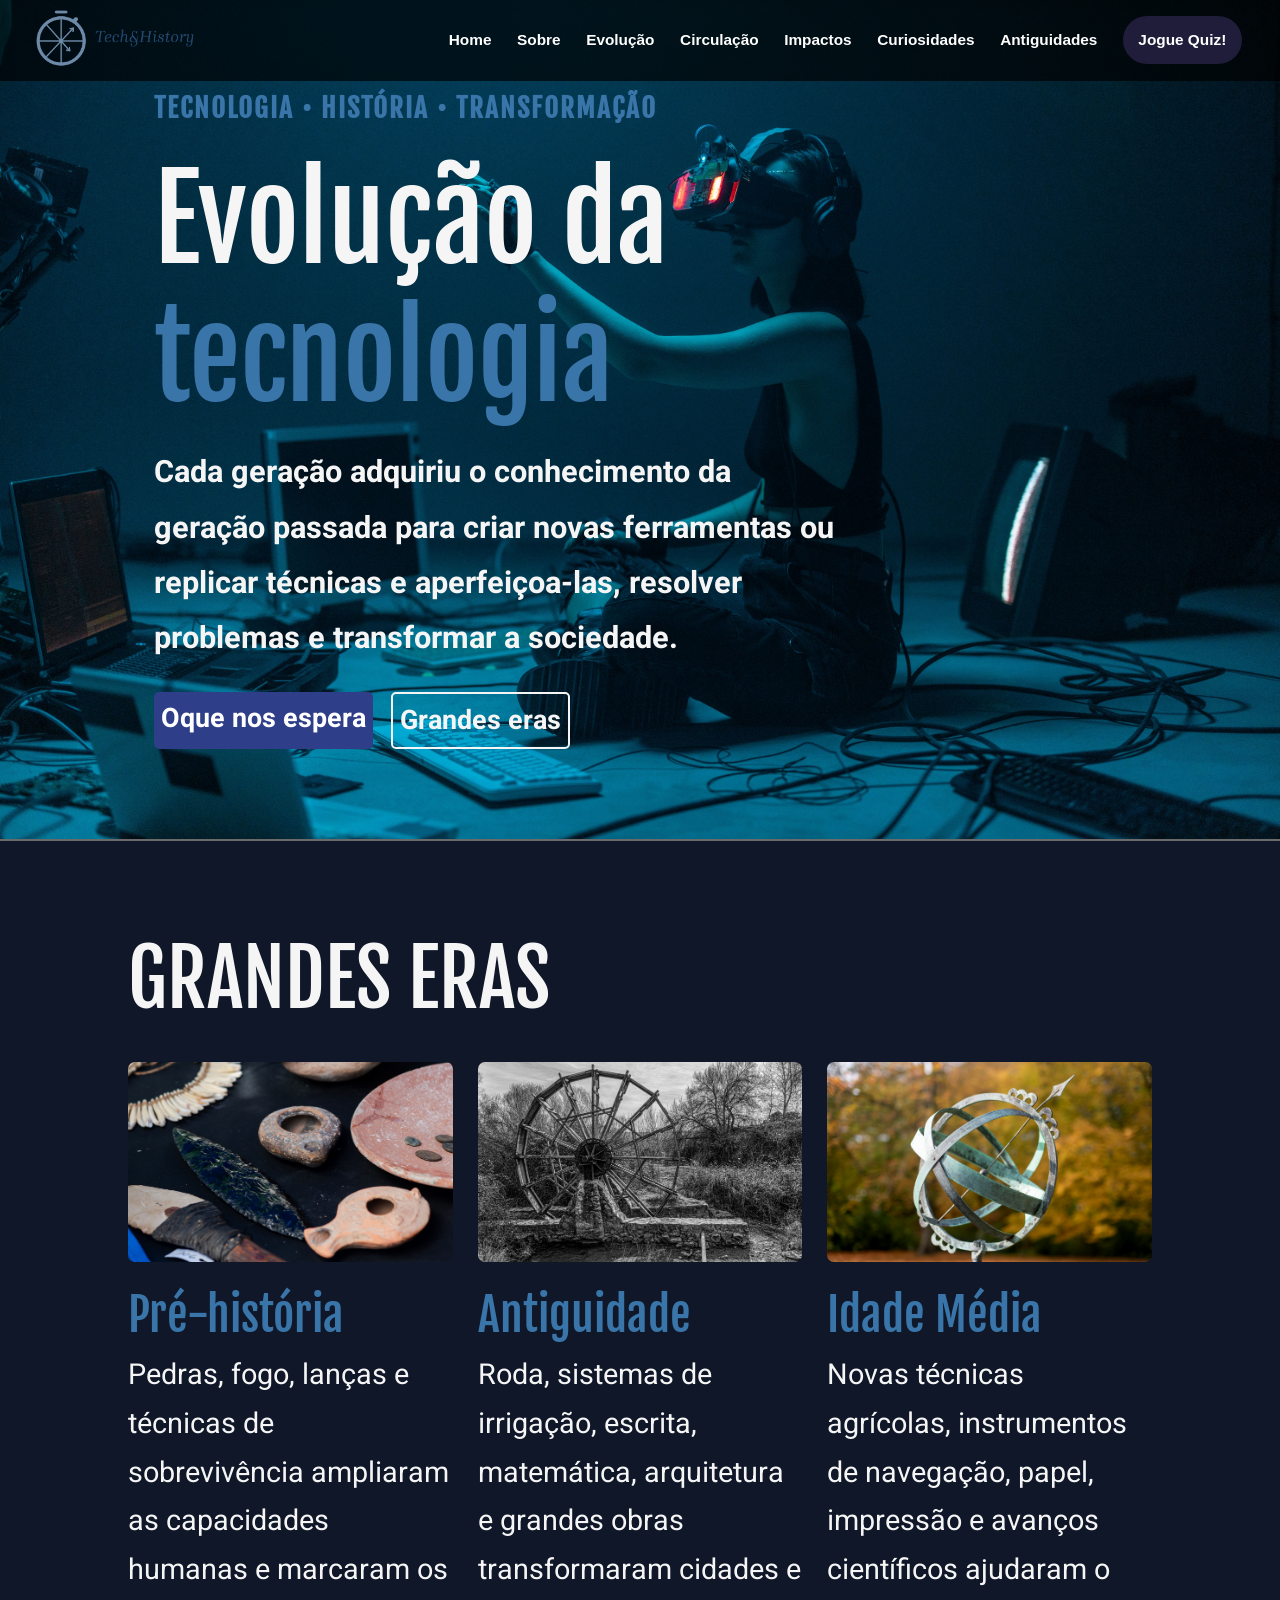
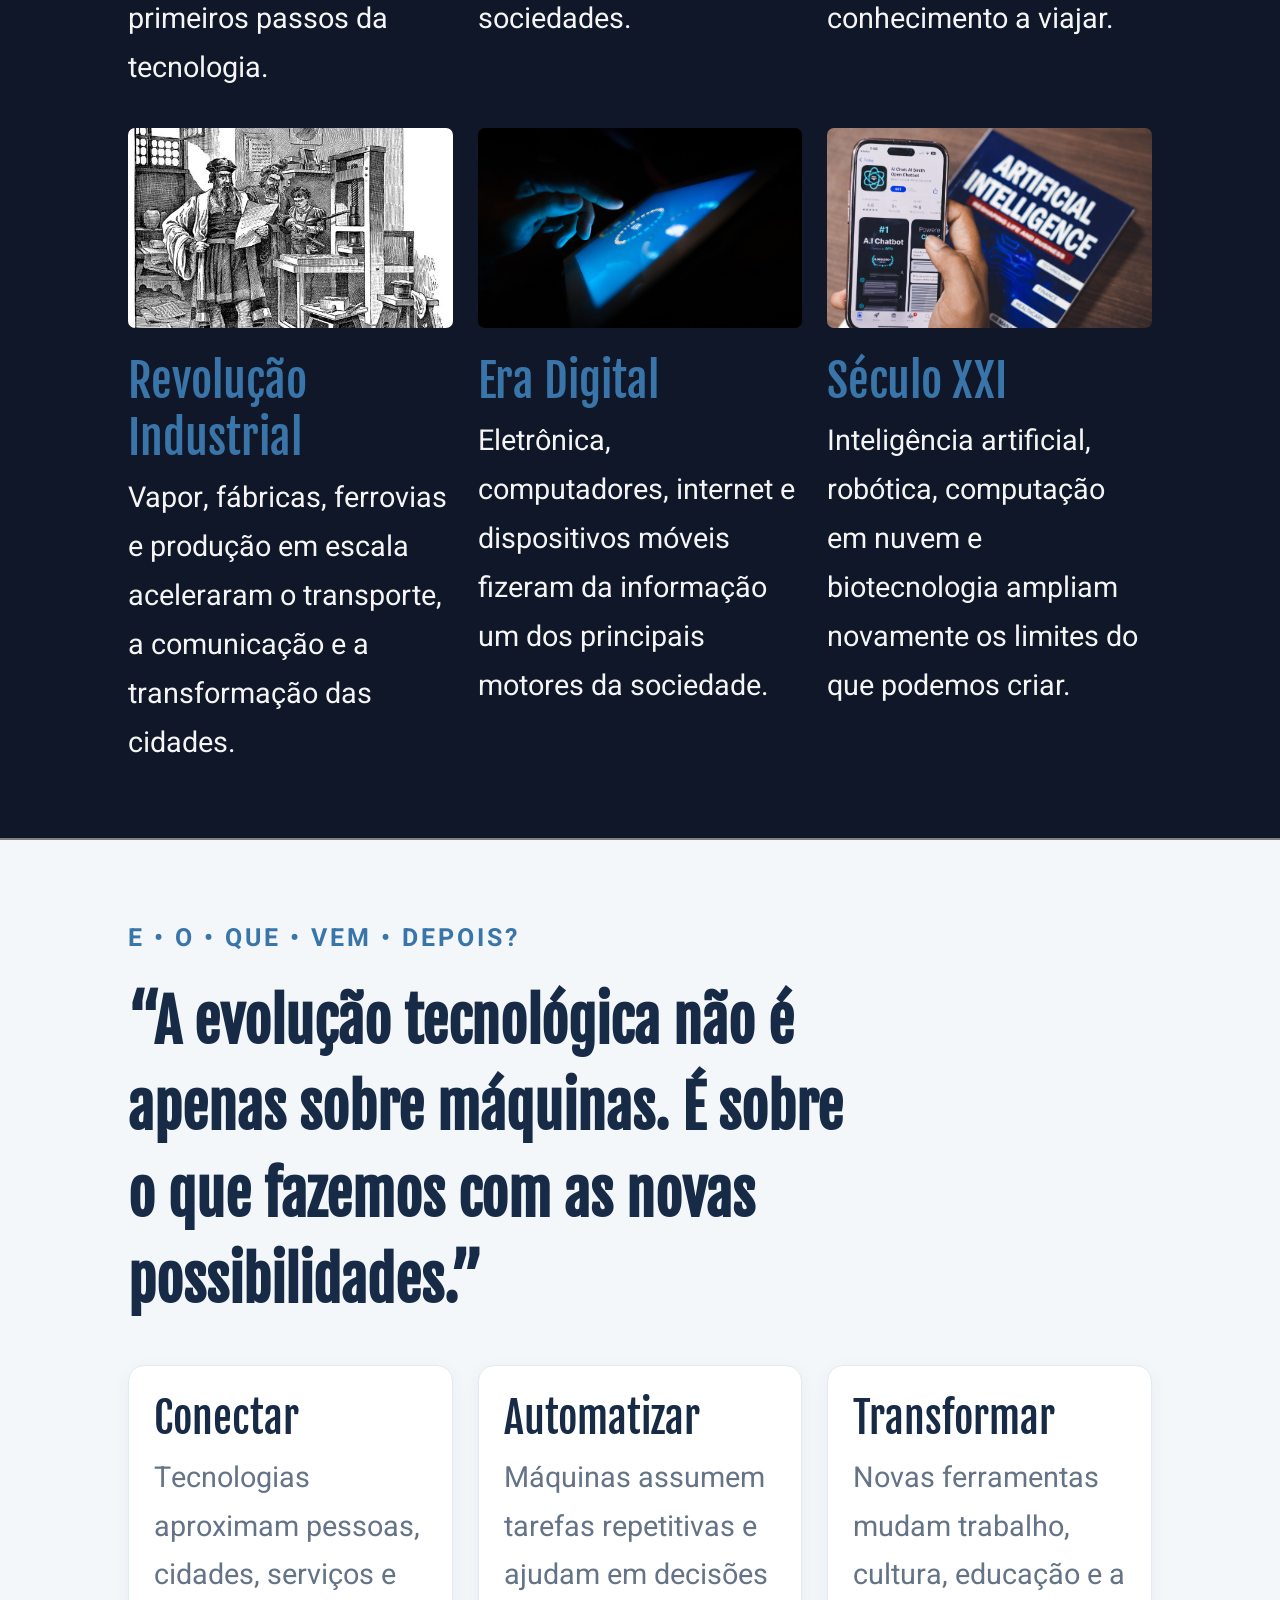
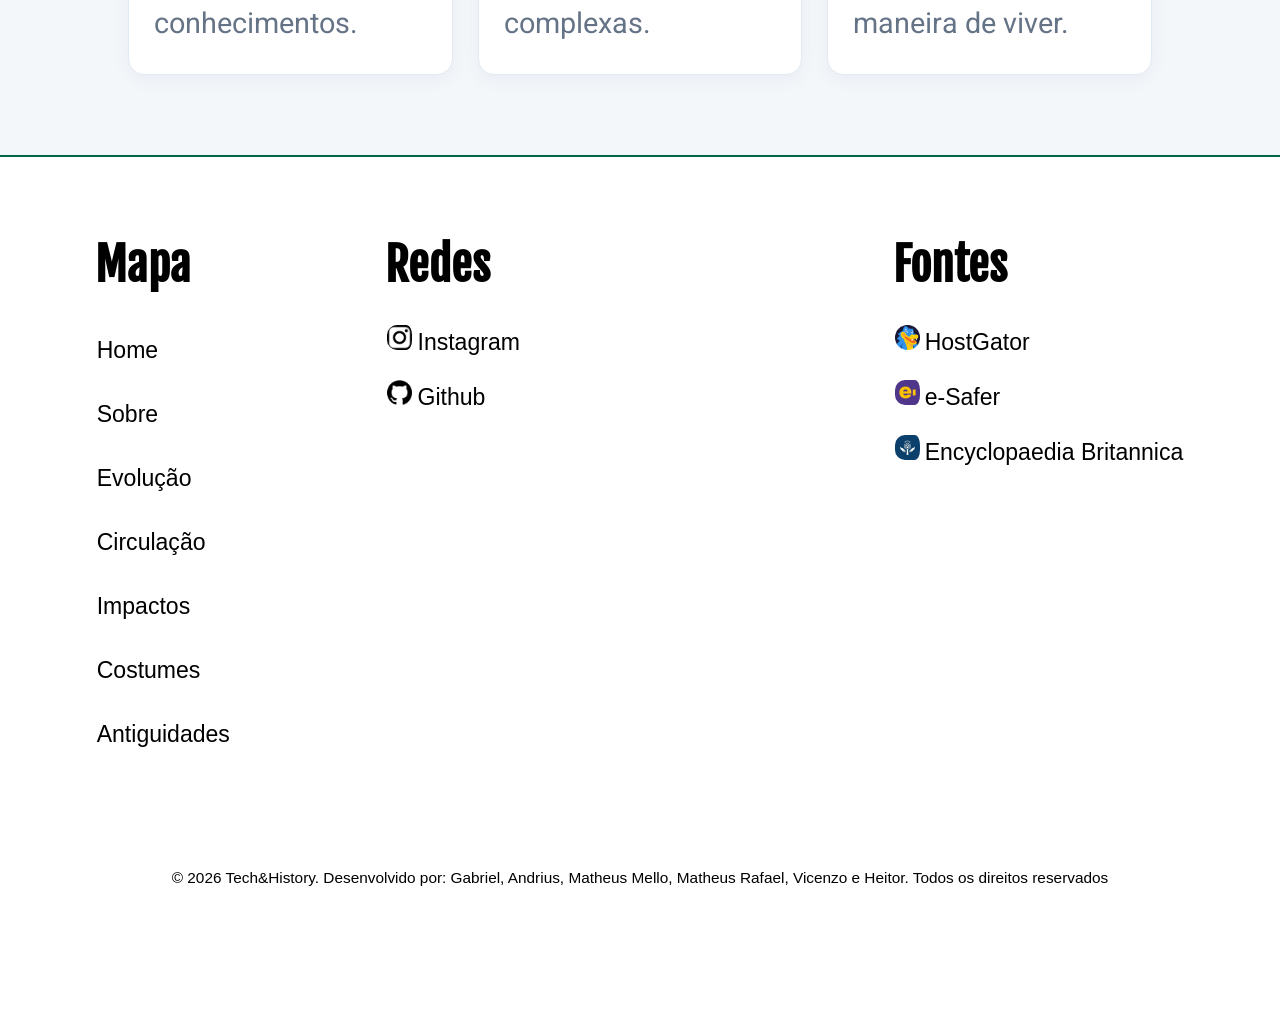
<file: Pagina_2/evolucao.html>
<!doctype html>
<html lang="pt-BR">
  <head>
    <meta charset="UTF-8" />
    <meta name="viewport" content="width=device-width, initial-scale=1.0" />
    <title>Tech&History — Evolução da Tecnologia</title>
    <link rel="stylesheet" href="css/reset.css" />
    <link rel="stylesheet" href="css/style.css" />
  </head>

  <body>
    <header>
    <div class="desktop">
      <nav>
        <a href="../index.html"><img src="../Pagina_1/source/logo_cortada.png" alt="" /></a>
        <ul>
          <li><a href="../index.html">Home</a></li>
          <li><a href="../Pagina_1/sobre.html">Sobre</a></li>
          <li><a href="../Pagina_2/evolucao.html">Evolução</a></li>
          <li><a href="../Pagina_3/circulacao.html">Circulação</a></li>
          <li><a href="../Pagina_4/impactos.html">Impactos</a></li>
          <li><a href="../Pagina_5/costumes.html">Curiosidades</a></li>
          <li><a href="../Pagina_6/antiguidades.html">Antiguidades</a></li>
          <li>
            <a class="quiz-button" href="../Quiz/index.html">Jogue Quiz!</a>
          </li>
        </ul>
      </nav>
    </div>
    <div class="mobile">
      <div class="menuzao">
        <button class="menu" onclick="toggleMenu()">&#9776;</button>
        <nav class="sidebar" id="sidebar">
          <button class="close-btn" onclick="toggleMenu()">&times;</button>
          <ul>
            <li><a href="../index.html">Home</a></li>
            <li><a href="../Pagina_1/sobre.html">Sobre</a></li>
            <li><a href="../Pagina_2/evolucao.html">Evolução</a></li>
            <li><a href="../Pagina_3/circulacao.html">Circulação</a></li>
            <li><a href="../Pagina_4/impactos.html">Impactos</a></li>
            <li><a href="../Pagina_5/costumes.html">Curiosidades</a></li>
            <li><a href="../Pagina_6/antiguidades.html">Antiguidades</a></li>
            <li><a href="../Quiz/index.html">Jogue Quiz!</a></li>
          </ul>
        </nav>
        <div class="overlay" id="overlay" onclick="toggleMenu()"></div>
        <script>
          function toggleMenu() {
            const sidebar = document.getElementById("sidebar");
            const overlay = document.getElementById("overlay");
            sidebar.classList.toggle("open");
            overlay.classList.toggle("open");
          }
        </script>
      </div>
      <a href="../index.html"><img class="mobile" src="../Pagina_1/source/logo_cortada.png" alt="" /></a>
    </div>
  </header>

    <main>
      <section class="banner">
        <p><span>TECNOLOGIA • HISTÓRIA • TRANSFORMAÇÃO</span></p>
      <h1>Evolução da <br><span>tecnologia</span></h1>

      <p>Cada geração adquiriu o conhecimento da geração passada para criar novas ferramentas ou replicar técnicas e aperfeiçoa-las, resolver problemas e transformar a sociedade.</p>
      <ul>
        <li class="azul"><p><a href="#futuro">Oque nos espera</a></p></li>
        <li class="vazio"><p><a href="#eras">Grandes eras</a></p></li>
      </ul>
      </section>
      <section class="eras" id="eras">
        <h2>GRANDES ERAS</h2>
        <ul>
          <li><img src="imagens/arch.jpg" alt="ferramentas"><h3>Pré-história</h3>
          <p>Pedras, fogo, lanças e técnicas de sobrevivência ampliaram as capacidades humanas e marcaram os primeiros passos da tecnologia.</p></li>

          <li><img src="imagens/waterwheel.jpg" alt="roda"><h3>Antiguidade</h3>
          <p>Roda, sistemas de irrigação, escrita, matemática, arquitetura e grandes obras transformaram cidades e sociedades.</p></li>
<!--so p dar commit-->
          <li><img src="imagens/astrolabe.jpg" alt="nave"><h3>Idade Média</h3>
          <p>Novas técnicas agrícolas, instrumentos de navegação, papel, impressão e avanços científicos ajudaram o conhecimento a viajar.</p></li>

          <li><img src="imagens/gutenberg.jpeg" alt="revo"><h3>Revolução Industrial</h3>
          <p>Vapor, fábricas, ferrovias e produção em escala aceleraram o transporte, a comunicação e a transformação das cidades.</p></li>

          <li><img src="imagens/digitalera.jpg" alt="net"><h3>Era Digital</h3>
          <p>Eletrônica, computadores, internet e dispositivos móveis fizeram da informação um dos principais motores da sociedade.</p></li>

          <li><img src="imagens/ia.jpg" alt="a"><h3>Século XXI</h3>
          <p>Inteligência artificial, robótica, computação em nuvem e biotecnologia ampliam novamente os limites do que podemos criar.</p></li>
        </ul>
      </section>
     
<section class="futuro" id="futuro">
  <p class="futuro-subtitulo">E • O • QUE • VEM • DEPOIS?</p>

  <h4 class="futuro-frase">
    “A evolução tecnológica não é apenas sobre máquinas.
    É sobre o que fazemos com as novas possibilidades.”
  </h4>

  <ul class="futuro-lista">

    <li class="futuro-item">
      <h5>Conectar</h5>
      <p>Tecnologias aproximam pessoas, cidades, serviços e conhecimentos.</p>
    </li>

    <li class="futuro-item">
      <h5>Automatizar</h5>
      <p>Máquinas assumem tarefas repetitivas e ajudam em decisões complexas.</p>
    </li>

    <li class="futuro-item">
      <h5>Transformar</h5>
      <p>Novas ferramentas mudam trabalho, cultura, educação e a maneira de viver.</p>
    </li>

  </ul>
</section>

    </main>
<footer>

    <div class="rodape">
      <div class="doubles">
        <ul class="mapa">
          <li>
            <h2>Mapa</h2>
          </li>
          <li><a href="../index.html">Home</a></li>
          <li><a href="../Pagina_1/sobre.html">Sobre</a></li>
          <li><a href="../Pagina_2/evolucao.html">Evolução</a></li>
          <li><a href="../Pagina_3/circulacao.html">Circulação</a></li>
          <li><a href="../Pagina_4/impactos.html">Impactos</a></li>
          <li><a href="../Pagina_5/costumes.html">Costumes</a></li>
          <li><a href="../Pagina_6/antiguidades.html">Antiguidades</a></li>
        </ul>
        <ul class="redes">
          <li>
            <h2>Redes</h2>
          </li>
          <li><a href="https://www.instagram.com/tech_and_history?stkn=Y3F2dmEzdG81b2Vv"><img
                src="../Pagina_6/src/logoInsta.png" alt="">Instagram</a></li>
          <li><a href="https://github.com/vicenzoalvesifc-sudo/Com-rcioe-circula-o-de-tecnologia----Civiliza-es"><img
                src="../Pagina_6/src/gitLogo.png" alt="">Github</a>
          </li>
        </ul>
      </div>
      <ul class="fontes">
        <li>
          <h2>Fontes</h2>
        </li>
        <li><a href="https://www.hostgator.com.br/blog/impacto-da-tecnologia-no-comercio-eletronico/"><img
              src="../Pagina_6/src/logoHostgator.png" alt="">HostGator</a></li>
        <li><a href="https://e-safer.com.br/evolucao-da-tecnologia-durante-as-decadas/"><img
              src="../Pagina_6/src/eSaferLogo.jpeg" alt="">e-Safer</a></li>
        <li><a href="https://www.britannica.com/technology/technology"><img src="../Pagina_6/src/encBritLogo.jpeg"
              alt="">Encyclopaedia Britannica</a></li>
      </ul>
    </div>
    <p>
      <span>© 2026 Tech&History</span>. Desenvolvido por: Gabriel, Andrius, Matheus Mello,
      Matheus Rafael, Vicenzo e Heitor. Todos os direitos reservados
    </p>
  </footer>
  </body>
</html>
</file>
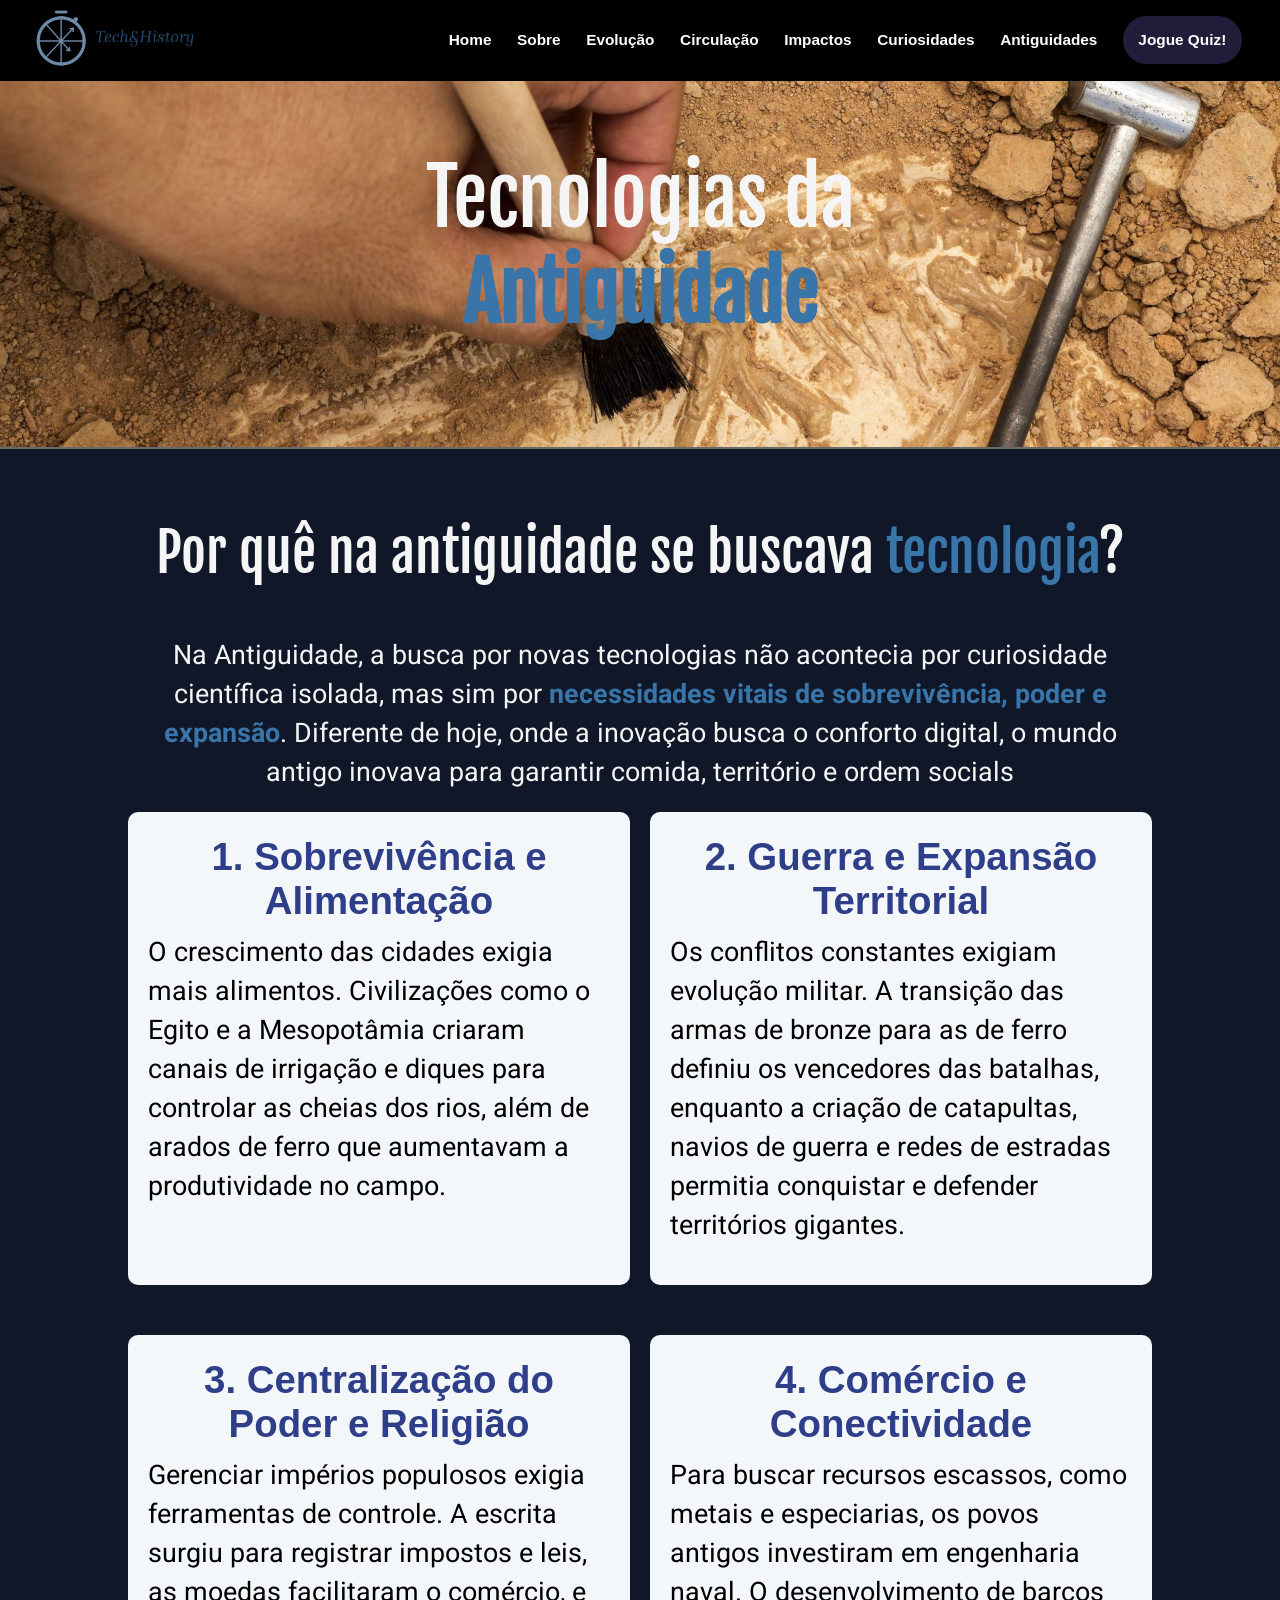
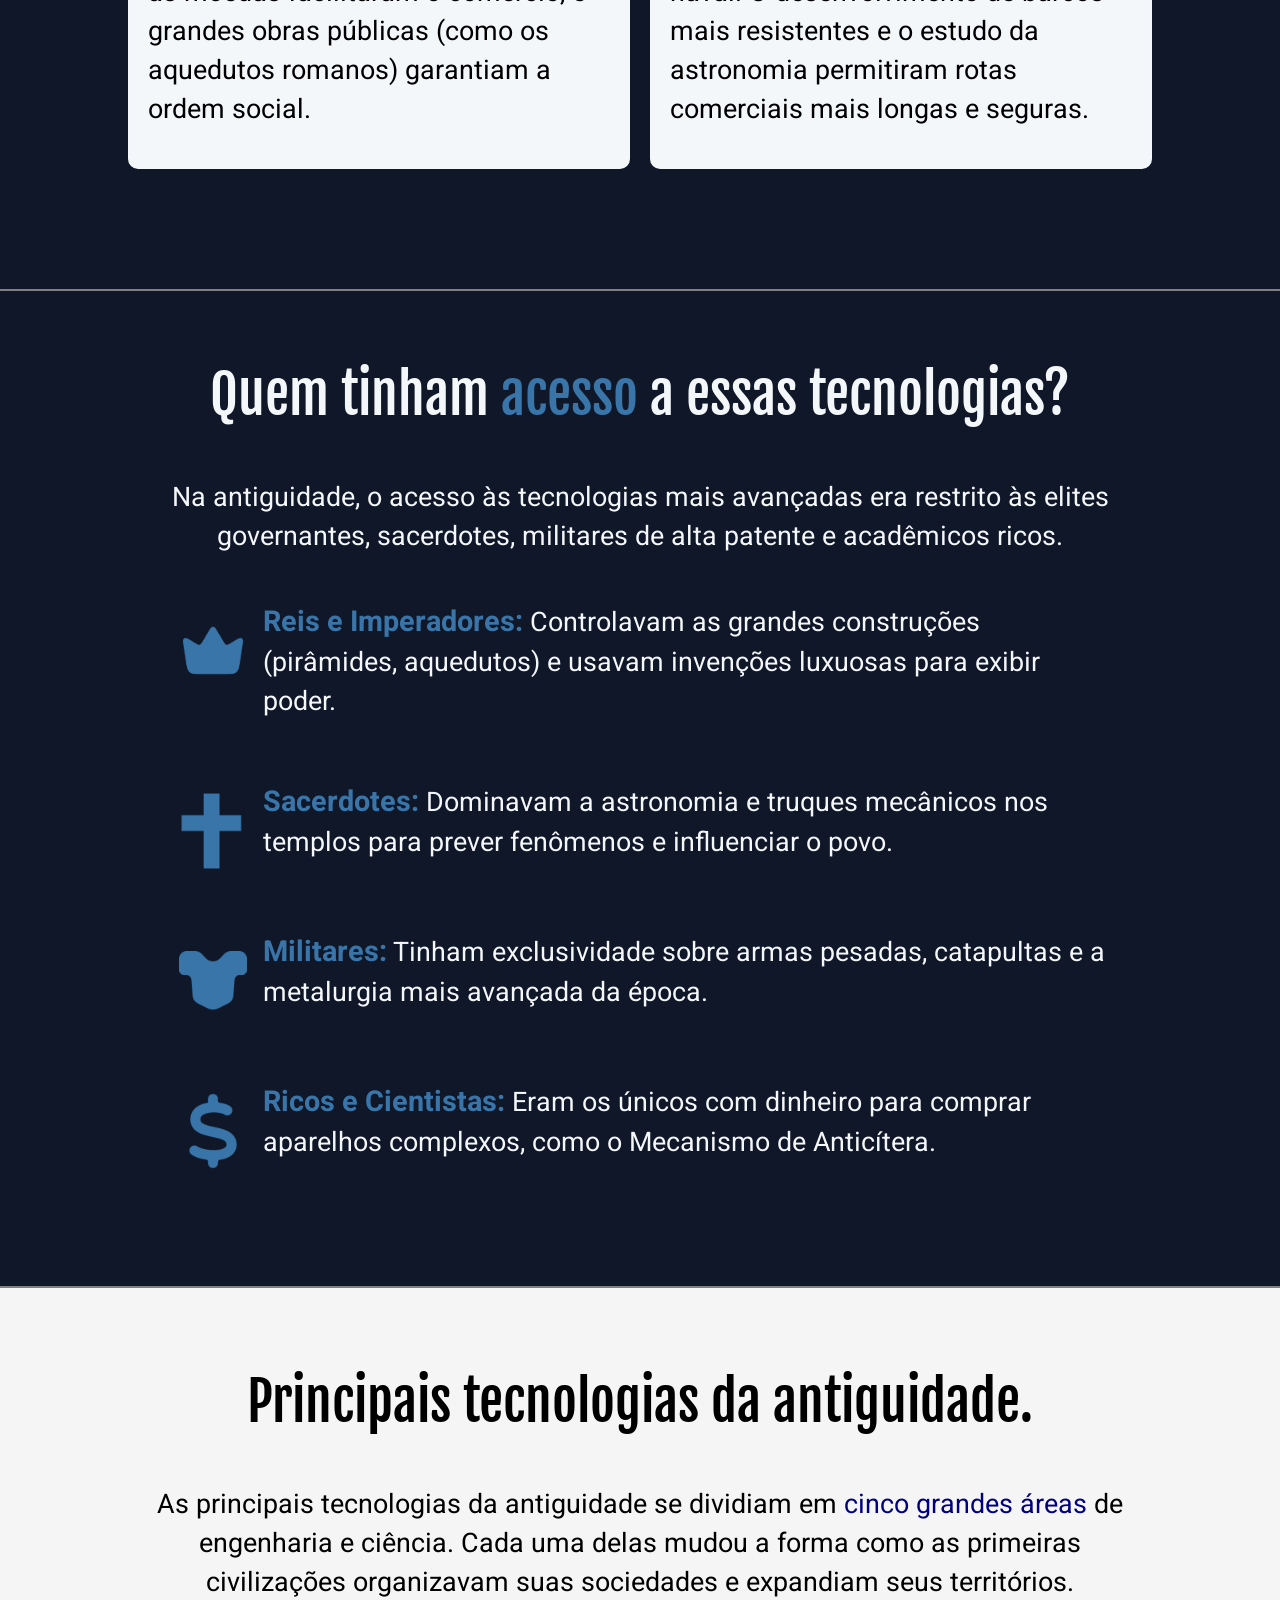
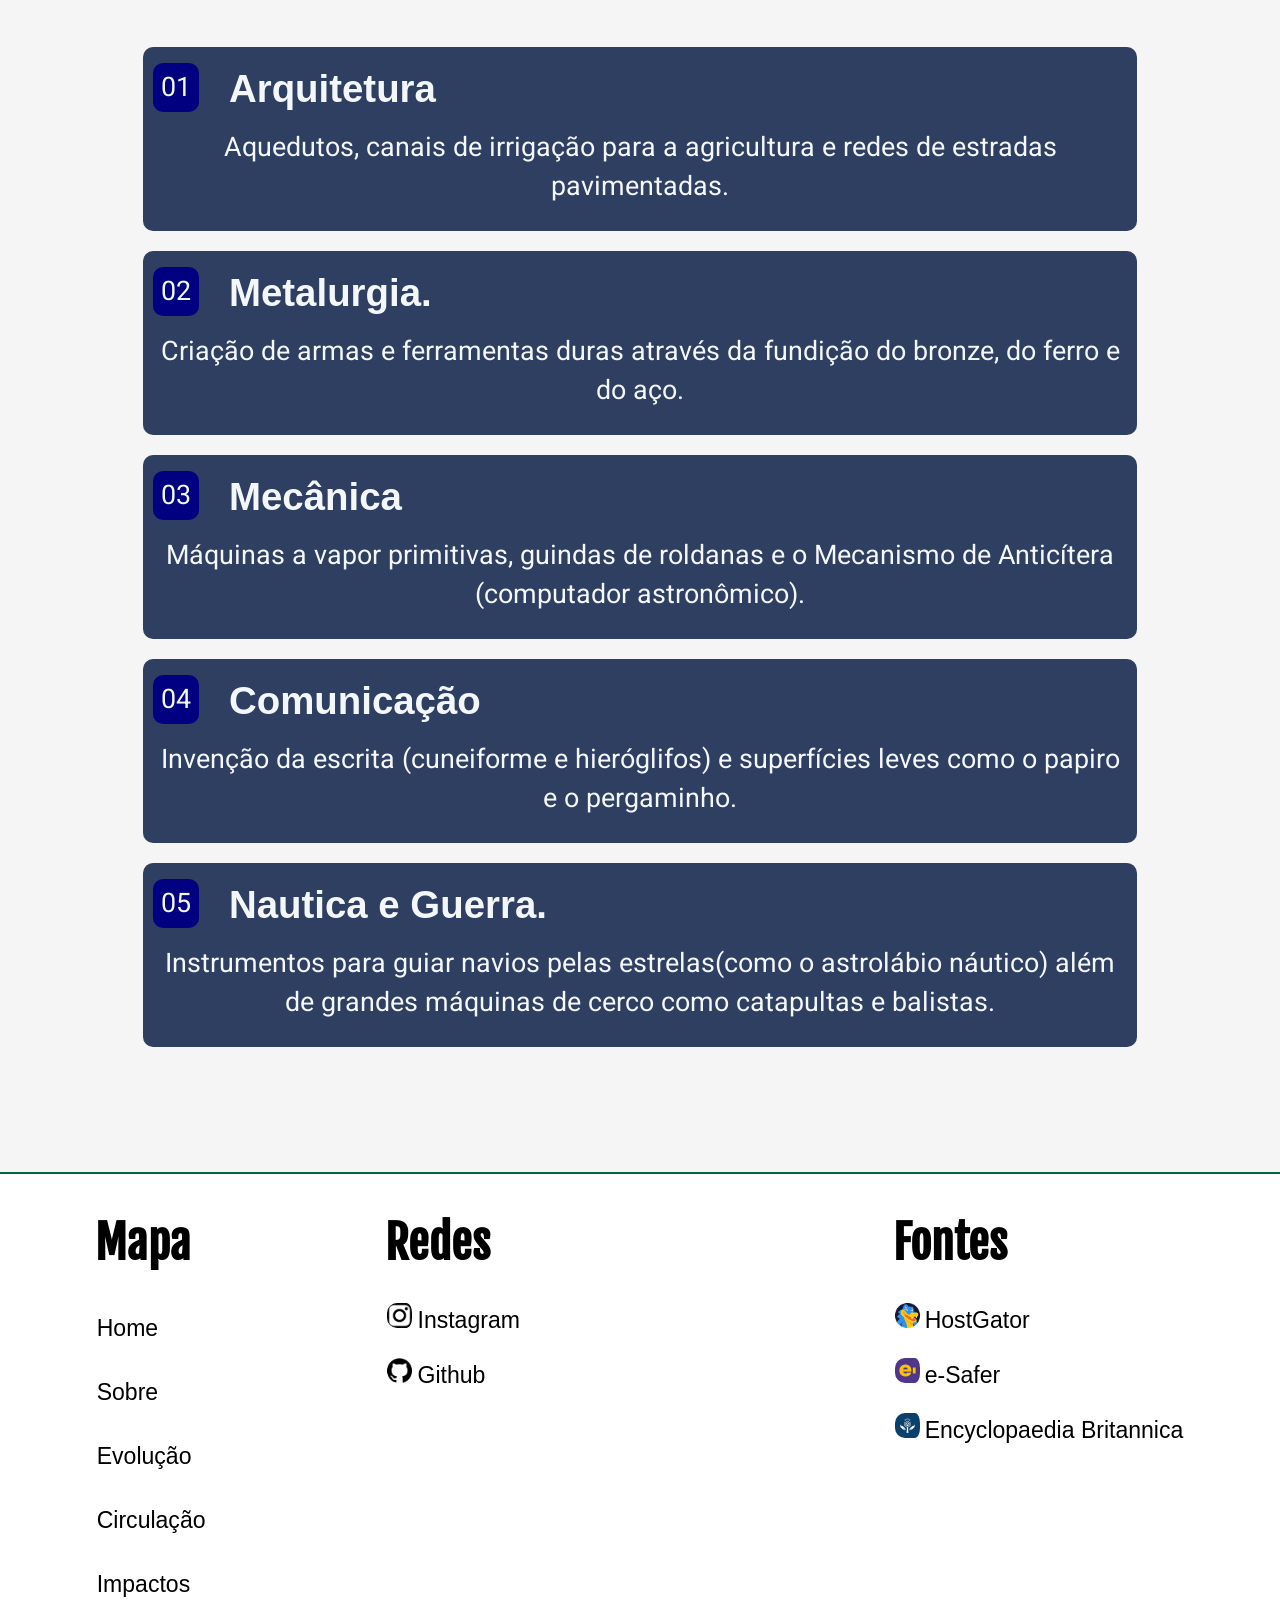
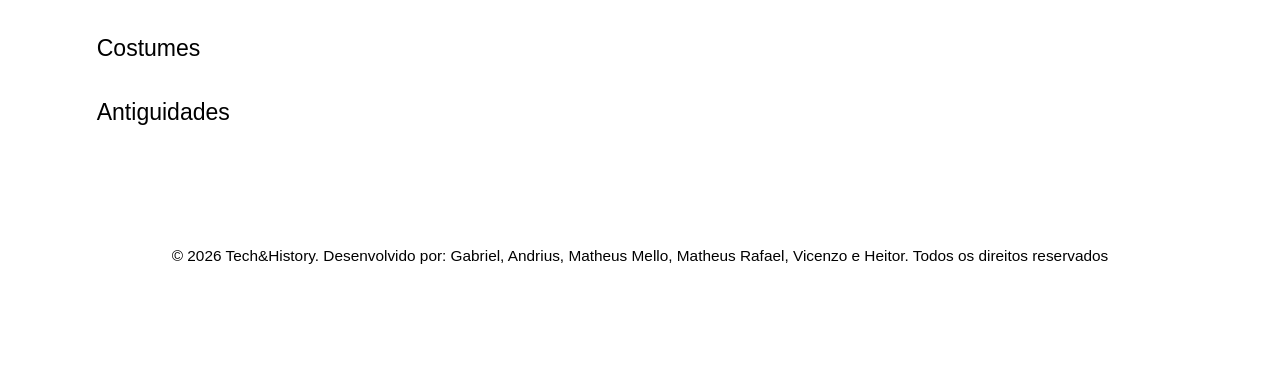
<file: Pagina_6/antiguidades.html>
<!doctype html>
<html lang="en">

<head>
  <meta charset="UTF-8" />
  <meta name="viewport" content="width=device-width, initial-scale=1.0" />
  <link rel="preconnect" href="https://fonts.googleapis.com" />
  <link rel="preconnect" href="https://fonts.gstatic.com" crossorigin />
  <link href="https://fonts.googleapis.com/css2?family=Special+Gothic+Expanded+One&display=swap" rel="stylesheet" />
  <link rel="stylesheet" href="css/style.css" />
  <link rel="stylesheet" href="css/reset.css" />
  <link rel="icon" href="src/logo_cortada.png" type="image/png">
  <title>Comércio e Circulação de Tecnologia</title>
</head>

<body>
  <header>
    <div class="desktop">
      <nav>
        <a href="../index.html"><img src="../Pagina_1/source/logo_cortada.png" alt="" /></a>
        <ul>
          <li><a href="../index.html">Home</a></li>
          <li><a href="../Pagina_1/sobre.html">Sobre</a></li>
          <li><a href="../Pagina_2/evolucao.html">Evolução</a></li>
          <li><a href="../Pagina_3/circulacao.html">Circulação</a></li>
          <li><a href="../Pagina_4/impactos.html">Impactos</a></li>
          <li><a href="../Pagina_5/costumes.html">Curiosidades</a></li>
          <li><a href="../Pagina_6/antiguidades.html">Antiguidades</a></li>
          <li>
            <a class="quiz-button" href="../Quiz/index.html">Jogue Quiz!</a>
          </li>
        </ul>
      </nav>
    </div>
    <div class="mobile">
      <div class="menuzao">
        <button class="menu" onclick="toggleMenu()">&#9776;</button>
        <nav class="sidebar" id="sidebar">
          <button class="close-btn" onclick="toggleMenu()">&times;</button>
          <ul>
            <li><a href="../index.html">Home</a></li>
            <li><a href="../Pagina_1/sobre.html">Sobre</a></li>
            <li><a href="../Pagina_2/evolucao.html">Evolução</a></li>
            <li><a href="../Pagina_3/circulacao.html">Circulação</a></li>
            <li><a href="../Pagina_4/impactos.html">Impactos</a></li>
            <li><a href="../Pagina_5/costumes.html">Curiosidades</a></li>
            <li><a href="../Pagina_6/antiguidades.html">Antiguidades</a></li>
            <li><a href="../Quiz/index.html">Jogue Quiz!</a></li>
          </ul>
        </nav>
        <div class="overlay" id="overlay" onclick="toggleMenu()"></div>
        <script>
          function toggleMenu() {
            const sidebar = document.getElementById("sidebar");
            const overlay = document.getElementById("overlay");
            sidebar.classList.toggle("open");
            overlay.classList.toggle("open");
          }
        </script>
      </div>
      <a href="../index.html"><img class="mobile" src="../Pagina_1/source/logo_cortada.png" alt="" /></a>
    </div>
  </header>



  <main>

    <section class="banner">
      <h1>Tecnologias da<br /><span>Antiguidade</span></h1>
      <!--<img src="src/aqueduto.jpg" alt="void" />-->
    </section>
    <section class="motifs">
      <h2>Por quê na antiguidade se buscava <span>tecnologia</span>?</h2>
      <p>
        Na Antiguidade, a busca por novas tecnologias não acontecia por
        curiosidade científica isolada, mas sim por
        <span>necessidades vitais de sobrevivência, poder e expansão</span>.
        Diferente de hoje, onde a inovação busca o conforto digital, o mundo
        antigo inovava para garantir comida, território e ordem socials
      </p>
      <ol>

        <li>
          <h3>1. Sobrevivência e Alimentação</h3>
          <p>
            O crescimento das cidades exigia mais alimentos. Civilizações como
            o Egito e a Mesopotâmia criaram canais de irrigação e diques para
            controlar as cheias dos rios, além de arados de ferro que
            aumentavam a produtividade no campo.
          </p>
        </li>
        <li>
          <h3>2. Guerra e Expansão Territorial</h3>
          <p>
            Os conflitos constantes exigiam evolução militar. A transição das
            armas de bronze para as de ferro definiu os vencedores das
            batalhas, enquanto a criação de catapultas, navios de guerra e
            redes de estradas permitia conquistar e defender territórios
            gigantes.
          </p>
        </li>

        <li>
          <h3>3. Centralização do Poder e Religião</h3>
          <p>
            Gerenciar impérios populosos exigia ferramentas de controle. A
            escrita surgiu para registrar impostos e leis, as moedas
            facilitaram o comércio, e grandes obras públicas (como os
            aquedutos romanos) garantiam a ordem social.
          </p>
        </li>
        <li>
          <h3>4. Comércio e Conectividade</h3>
          <p>
            Para buscar recursos escassos, como metais e especiarias, os povos
            antigos investiram em engenharia naval. O desenvolvimento de
            barcos mais resistentes e o estudo da astronomia permitiram rotas
            comerciais mais longas e seguras.
          </p>
        </li>

      </ol>
    </section>
    <section class="access">
      <h2>
        Quem tinham <span>acesso</span> a essas tecnologias?
      </h2>
      <p class="deslocado">
        Na antiguidade, o acesso às tecnologias mais avançadas era restrito
        às elites governantes, sacerdotes, militares de alta patente e
        acadêmicos
        ricos.
      </p>
      <ul>

        <li>
          <img src="src/crown-svgrepo-com.png" alt="">
          <p>
            <span class="king">Reis e Imperadores:</span> Controlavam as
            grandes construções (pirâmides, aquedutos) e usavam invenções
            luxuosas para exibir poder.
          </p>
        </li>
        <li>  
          <img src="src/cross-svgrepo-com.png" alt="">
          <p>
            <span class="priest">Sacerdotes:</span> Dominavam a astronomia e
            truques mecânicos nos templos para prever fenômenos e
            influenciar o povo.
          </p>
        </li>


        <li>
          <img src="src/chest-armor-svgrepo-com.png" alt="">
          <p>
            <span class="military">Militares:</span> Tinham exclusividade
            sobre armas pesadas, catapultas e a metalurgia mais avançada da
            época.
          </p>
        </li>
        <li>
          <img src="src/dollar-symbol-svgrepo-com.png" alt="">
          <p>
            <span class="scientist">Ricos e Cientistas:</span> Eram os
            únicos com dinheiro para comprar aparelhos complexos, como o
            Mecanismo de Anticítera.
          </p>
        </li>

      </ul>
    </section>
    <section class="mainTech">
      <h2>
        <span>Principais</span> <span class="blue">tecnologias</span> da
        antiguidade.
      </h2>
      <p>
        As principais tecnologias da antiguidade se dividiam em <span>cinco grandes áreas</span>
        de engenharia e ciência. Cada uma delas mudou a forma como as primeiras civilizações organizavam suas sociedades
        e expandiam seus territórios.
      </p>
      <ol>
        <li>
          <div class="tituloMainTech">
            <p><span class="I">01</span></p>
            <h3>Arquitetura</h3>
          </div>
          <p>
            Aquedutos, canais de irrigação para a agricultura e redes de
            estradas pavimentadas.
          </p>
        </li>
        <li>
          <div class="tituloMainTech">
            <p><span class="II">02</span></p>
            <h3>Metalurgia.</h3>
          </div>
          <p>
            Criação de armas e ferramentas duras através da fundição do
            bronze, do ferro e do aço.
          </p>
        </li>
        <li>
          <div class="tituloMainTech">
            <p><span class="III">03</span></p>
            <h3>Mecânica</h3>
          </div>
          <p>
            Máquinas a vapor primitivas, guindas de roldanas e o Mecanismo de
            Anticítera (computador astronômico).
          </p>
        </li>
        <li>
          <div class="tituloMainTech">
            <p><span class="IV">04</span></p>
            <h3>Comunicação</h3>
          </div>
          <p>
            Invenção da escrita (cuneiforme e hieróglifos) e superfícies leves
            como o papiro e o pergaminho.
          </p>
        </li>
        <li>
          <div class="tituloMainTech">
            <p><span class="V">05</span></p>
            <h3>Nautica e Guerra.</h3>
          </div>
          <p>
            Instrumentos para guiar navios pelas estrelas(como o astrolábio
            náutico) além de grandes máquinas de cerco como catapultas e
            balistas.
          </p>
        </li>
      </ol>
    </section>
  </main>

  <!--Copie a partir daqui por favor-->
  <footer>

    <div class="rodape">
      <div class="doubles">
        <ul class="mapa">
          <li>
            <h2>Mapa</h2>
          </li>
          <li><a href="../index.html">Home</a></li>
          <li><a href="../Pagina_1/sobre.html">Sobre</a></li>
          <li><a href="../Pagina_2/evolucao.html">Evolução</a></li>
          <li><a href="../Pagina_3/circulacao.html">Circulação</a></li>
          <li><a href="../Pagina_4/impactos.html">Impactos</a></li>
          <li><a href="../Pagina_5/costumes.html">Costumes</a></li>
          <li><a href="../Pagina_6/antiguidades.html">Antiguidades</a></li>
        </ul>
        <ul class="redes">
          <li>
            <h2>Redes</h2>
          </li>
          <li><a href="https://www.instagram.com/tech_and_history?stkn=Y3F2dmEzdG81b2Vv"><img
                src="../Pagina_6/src/logoInsta.png" alt="">Instagram</a></li>
          <li><a href="https://github.com/vicenzoalvesifc-sudo/Com-rcioe-circula-o-de-tecnologia----Civiliza-es"><img
                src="../Pagina_6/src/gitLogo.png" alt="">Github</a>
          </li>
        </ul>
      </div>
      <ul class="fontes">
        <li>
          <h2>Fontes</h2>
        </li>
        <li><a href="https://www.hostgator.com.br/blog/impacto-da-tecnologia-no-comercio-eletronico/"><img
              src="../Pagina_6/src/logoHostgator.png" alt="">HostGator</a></li>
        <li><a href="https://e-safer.com.br/evolucao-da-tecnologia-durante-as-decadas/"><img
              src="../Pagina_6/src/eSaferLogo.jpeg" alt="">e-Safer</a></li>
        <li><a href="https://www.britannica.com/technology/technology"><img src="../Pagina_6/src/encBritLogo.jpeg"
              alt="">Encyclopaedia Britannica</a></li>
      </ul>
    </div>
    <p>
      <span>© 2026 Tech&History</span>. Desenvolvido por: Gabriel, Andrius, Matheus Mello,
      Matheus Rafael, Vicenzo e Heitor. Todos os direitos reservados
    </p>
  </footer>
</body>

</html>
</file>
<file: Pagina_1/css/style.css>
/* === IMPORTAÇÃO DE FONTES */
@import url("https://fonts.googleapis.com/css2?family=Heebo:wght@100..900&display=swap");
@import url("https://fonts.googleapis.com/css2?family=JetBrains+Mono:ital,wght@0,100..800;1,100..800&display=swap");
@import url('https://fonts.googleapis.com/css2?family=Fjalla+One&display=swap');

/*
Follow - font-family: "Fredoka", sans-serif;
Medu - Oswald
*/
/* ==========================*/

/*---------------Geral------------*/
html {
  font-size: clamp(1rem, 2vw + 0.8rem, 3rem);
  font-family: "Epilogue", sans-serif;
  scroll-behavior: smooth;
}

i {
  font-family: "Jet Brains", monospace;
}

h1,
h2,
h4,
h5,
h6 {
  font-family: "Fjalla One", sans-serif;
}

h2 {
  font-weight: bold;
}

p {
  font-family: "Heebo", sans-serif;
  text-align: center;
}

html {
  background-color: rgb(15, 23, 40);
}


/* HEADER */

header {
  color: white;
  display: flex;
  align-items: center;
  justify-content: space-between;
  background-color: #000000;
  margin-bottom: 7vw;
}

header img {
  height: 15vw;
}

.menu {
  font-size: 30px;
  background: none;
  border: none;
  cursor: pointer;
  padding: 15px;
}

.sidebar {
  position: fixed;
  top: 0;
  left: 0;
  width: 175px;
  height: 100%;
  background-image: linear-gradient(to right, #000000, #1f1d3adc);
  padding-top: 60px;
  z-index: 10;
  transform: translateX(-100%);
  transition: transform 0.3s ease-in-out;
  font-size: 15px;
  border-right: solid 2px rgb(2, 87, 59);
  border-radius: 10px;
}

.sidebar.open {
  transform: translateX(0);
  backdrop-filter: blur(10px);
}

.sidebar ul li a {
  padding: 15px 25px;
  text-decoration: none;
  font-size: 18px;
  color: #ffffff;
  display: block;
  transition: 0.2s;
}

.sidebar a:hover {
  color: #f1f1f1;
  background-color: #222;
}

.sidebar .close-btn {
  position: absolute;
  top: 10px;
  right: 25px;
  font-size: 36px;
  background: none;
  border: none;
  color: #ffffff;
  cursor: pointer;
}

.overlay {
  display: none;
  position: fixed;
  top: 0;
  left: 0;
  width: 100%;
  height: 100%;
  z-index: 5;
}

.overlay.open {
  display: block;
}

div.desktop {
  display: none;
}

/* Header */



section.principal div.mona {
  text-align: center;
  color: aliceblue;
}

section.principal div.mona h1 {
  font-size: 1.7rem;
  animation: daEsquerda 0.8s ease-in forwards;
  padding: 0 15vw;
}

 

section.principal div.mona h1 span {
    color: #3975a8;
    font-weight: bold;
    padding: 5px 10px;
    display: inline-block;
    border-radius: 10px;
}

section.principal div.mona img {
  height: 40vw;
  margin: 3vw 2vw;
}

section.principal div.mona h3 {
  font-size: 1.4rem;
  padding: 1vw;
}

section.principal div.mona p {
  font-size: 1rem;
  padding: 7vw;
}

section.principal div.mona p span {
    color: #3975a8;
    font-weight: bold;
    padding: 5px 10px;
    display: inline-block;
    border-radius: 10px;
}

section.principal div.mona a {
  background-color: #1f1d3a;
  padding: 3vw;
  display: inline-block;
  border-radius: 10px;
}


.sobre {
  text-align: center;
  padding: 2vw 2vw 10vw 2vw;
}

.sobre h3{
  color: white;
}

.sobre h3 a {
  background-color: #1f1d3a;
    padding: 2vw;
    border-radius: 2vw;
    text-align: center;
}
/*Footer*/

footer {
  padding: 0 6vw 3vw 6vw;
  border-top: solid 2px rgb(3, 102, 69);
  background-color: white;
}

footer div.doubles {
  display: flex;
  gap: 12vw;
  padding-bottom: 30px;
}

footer div ul li {
  margin-top: 20px;
  align-items: center;
}

footer div ul.fontes li {
  display: flex;
  align-items: center;
}

footer div ul.redes li {
  display: flex;
  flex-direction: row;
}

footer div ul li img {
  width: auto;
  height: 25px;
  padding-right: 5px;
  border-radius: 10px;
}

footer div ul li a {
  padding: 2px;
}

footer a:hover {
  color: #000080;
  border-bottom: #000080;
}


footer h2 {
  font-size: 1.2rem;
  font-weight: bold;
  padding: 20px 0 10px 0;

}


footer a:hover {
  border-bottom: 2px solid white;
  color: #f0ede5;
}

footer p {
  padding: 20px 0;
  font-size: 0.7rem;
  font-family: Arial, Helvetica, sans-serif;
}


/* MEDIA QUERY - DESKTOP */
@media screen and (min-width: 600px) {


  html {
    padding: 10vw 0 0 0;
  }

  /* HEADER */

  .menu {
    display: none;
  }
    
  img.mobile {
    display: none;
  } 



header div.mobile {
    display: none;
  }

  header div.desktop {
    display: block;
  }


  header {
    display: flex;
    background-color: #000000af;
    font-size: 0.4rem;
    padding: 0.5vw;
    position: fixed;
    top: 0vw;
    z-index: 10;
    width: 100%;
  }

  header a img {
    height: 5vw;
    padding: 0vw 2vw;
  }

  header li a {
    font-weight: bold;
  }

  header li a:hover {
    color: #3975a8;
    border-bottom: #3975a8 2px solid;
    font-weight: bold;

  }


  header a.quiz-button {
    background-color: #1f1d3a;
    padding: 1.2vw;
    border-radius: 2vw;
  }

  header a.quiz-button:hover {
    background: none;
    border: solid 1px white;
    transition: ease 1s;
  }

  header div.desktop nav {
    width: 100%;
    display: flex;
    flex-direction: row;
    justify-content: space-between;
    align-items: center;
  }

  .desktop ul {
    display: flex;
    gap: 2vw;
    position: fixed;
    right: 3vw;
  }

  div.mobile {
    display: none;
  }
 



  section.principal div.mona {
    text-align: center;
    color: aliceblue;
  }

  section.principal div.mona h1 {
    font-size: 1.2rem;
    animation: daEsquerda 1s ease-in-out forwards;
  }

  section.principal div.mona h1 span {
    font-size: 1.2rem;
    color: #3975a8;
    font-weight: bold;
  }

  section.principal div.mona img {
    height: 15vw;
    margin: 3vw 2vw;
  }

  section.principal div.mona h2 {
    font-size: 1rem;
    padding: 1vw;
  }

  section.principal div.mona p {
    font-size: 0.7rem;
    padding: 6vw 12vw;
    text-align: start;
  }

  section.principal div.mona p span {
    color: #3975a8;
    font-weight: bold;
  }

  section.principal div.mona a {
    background-color: #1f1d3a;
    padding: 1.2vw;
    border-radius: 2vw;
    text-align: center;
    font-size: 0.7rem;
  }

  section.principal div.mona a:hover {
    background: none;
    color: #3975a8;
    border: solid 1px white;
    transition: ease 1s;
  }
  
  .sobre {
    text-align: center;
    padding: 2vw;
  }

  .sobre h3{
    font-size: 0.7rem;
    color: white;
  }

  .sobre h3 a {
    background-color: #1f1d3a;
    padding: 1.2vw;
    border-radius: 2vw;
    text-align: center;
    font-size: 0.7rem;
  }

  .sobre h3 a:hover {
    background: none;
    color: #3975a8;
    border: solid 1px white;
    transition: ease 1s;
  }

  div.rodape {
    margin: 0 1.4vw 3vw 1.4vw;
    display: flex;
    justify-content: space-between;
  }

  div.rodape a {
    font-size: 0.6rem;
  }

  div.rodape a:hover {
    color: #000080;
    border-bottom: #000080 solid 2px;
  }


  footer p {
    margin: 2vw 1.4vw;
    font-size: 0.4rem;
    text-align: center;
    padding: 50px;
  }
  
  
  
}
</file>
<file: Quiz/css/style.css>
/* === IMPORTAÇÃO DE FONTES */
@import url("https://fonts.googleapis.com/css2?family=Heebo:wght@100..900&display=swap");
@import url("https://fonts.googleapis.com/css2?family=JetBrains+Mono:ital,wght@0,100..800;1,100..800&display=swap");
@import url('https://fonts.googleapis.com/css2?family=Fjalla+One&display=swap');

/*
Follow - font-family: "Fredoka", sans-serif;
Medu - Oswald
*/
/* ==========================*/

/*---------------Geral------------*/
html {
  font-size: clamp(1rem, 2vw + 0.8rem, 3rem);
  font-family: "Epilogue", sans-serif;
  scroll-behavior: smooth;
}

i {
  font-family: "JetBrains Mono", monospace;
}

h1,
h2,
h3,
h4,
h5,
h6 {
  font-family: "Fjalla One", sans-serif;
}
h1 {
  font-size: 2rem;
}
h2 {
  font-weight: bold;
}

p {
  font-family: "Heebo", sans-serif;
  text-align: center;
  font-size: 0.85rem;
}



/*--------------------------------------Mobile----------------------------------------------*/

/* Main */

  main {
    background-color: #E2E8F0;
    color: #334155;
    padding: 8vw 5vw;
    min-height: 75vh;
    display: flex;
    flex-direction: column;
    text-align: center;
    align-items: center;
    justify-content: center;
  }


/* HEADER */
header div.mobile {
  display: block;
}
header div.desktop {
  display: none;
}
header {
  background-color: #000000;
  color: white;
  display: flex;
  align-items: center;
  justify-content: space-between;
}

header a img {
  height: 15vw;
}



header div.mobile {
  display: flex;
  align-items: center;
  gap: 45vw;
}

.menu {
  font-size: 30px;
  background: none;
  border: none;
  cursor: pointer;
  padding: 15px;
}

.sidebar {
  position: fixed;
  top: 0;
  left: 0;
  width: 175px;
  height: 120%;
  background-image: linear-gradient(to right, #000000, #1f1d3adc);
  padding-top: 60px;
  z-index: 10;
  transform: translateX(-100%);
  transition: transform 0.3s ease-in-out;
  font-size: 15px;
  border-right: solid 2px #2f3e88;
  border-radius: 10px;
}

.sidebar.open {
  transform: translateX(0);
  backdrop-filter: blur(10px);
}

.sidebar ul li a {
  padding: 15px 25px;
  text-decoration: none;
  font-size: 18px;
  color: #ffffff;
  display: block;
  transition: 0.2s;
}

.sidebar a:hover {
  color: #f1f1f1;
  background-color: #222;
}

.sidebar .close-btn {
  position: absolute;
  top: 10px;
  right: 25px;
  font-size: 36px;
  background: none;
  border: none;
  color: #ffffff;
  cursor: pointer;
}

.overlay {
  display: none;
  position: fixed;
  top: 0;
  left: 0;
  width: 100%;
  height: 100%;
  z-index: 5;
}


.overlay.open {
  display: block;
}

/* Tela inicial */

  .tela-inicial,
  .tela-jogo,
  .tela-final {
    width: 100%;
    max-width: 900px;
    margin: 0 auto;
  }

  .tela-inicial p.subtitulo-topo {
    font-family: "Fjalla One", sans-serif;
    font-size: 0.75rem;
    letter-spacing: 0.08em;
    color: #8A5A19;
    margin-bottom: 0.5rem;
  }

  .tela-inicial h1 {
    font-size: 2rem;
    color: #0F1728;
    line-height: 1.15;
    margin-bottom: 1rem;
  }

  .tela-inicial h1 span {
    color: #8A5A19;
  }

  .tela-inicial p.intro-quiz {
    font-size: 0.85rem;
    color: #334155;
    line-height: 1.5;
    margin: 0 auto 1.75rem;
  }

  .tela-inicial h2.regras {
    font-size: 1.15rem;
    color: #162037;
    margin-bottom: 1rem;
  }

  .tela-inicial h2.regras span {
    color: #8A5A19;
  }

  .tela-inicial ul.niveis-lista {
    display: flex;
    flex-direction: column;
    gap: 2.5vw;
    margin: 0 auto 1.5rem;
    width: 90%;
    list-style: none;
  }

  .tela-inicial ul.niveis-lista li {
    background-color: whitesmoke;
    border: 2px solid #414D69;
    border-radius: 4px;
    padding: 3.5vw 3vw;
  }

  .tela-inicial ul.niveis-lista li p {
    font-size: 0.85rem;
    color: #334155;
    line-height: 1.45;
  }

  .tela-inicial ul.niveis-lista li p span {
    font-family: "Fjalla One", sans-serif;
    font-size: 1rem;
    color: #8A5A19;
    display: inline-block;
    margin-bottom: 0.25rem;
  }

  .tela-inicial p.regras-extras {
    font-size: 0.8rem;
    color: #162037;
    line-height: 1.5;
    margin-bottom: 1.5rem;
  }

  /* Tela jogo */

  .tela-jogo h4 {
    font-size: 0.9rem;
    color: #8A5A19;
    margin-bottom: 0.4rem;
  }

  .tela-jogo h3 {
    font-size: 1rem;
    color: #162037;
    margin-bottom: 1rem;
  }

  .tela-jogo h2.pergu {
    font-size: 1.3rem;
    color: #0F1728;
    line-height: 1.3;
    margin-bottom: 1.25rem;
  }

  .tela-jogo .opcs {
    display: flex;
    flex-direction: column;
    gap: 2.5vw;
    margin: 0 auto 1.25rem;
  }

  .tela-jogo .opcs button {
    font-family: "Heebo", sans-serif;
    font-size: 0.85rem;
    font-weight: 600;
    color: #0F1728;
    border: 2px solid #414D69;
    border-radius: 4px;
    padding: 3.5vw 4vw;
    background-color: whitesmoke;
    cursor: pointer;
  }

  .tela-jogo .opcs button:hover:not(:disabled) {
    border-color: #8A5A19;
  }

  .tela-jogo h3.resp {
    font-size: 1.05rem;
    color: #8A5A19;
    margin-bottom: 1rem;
  }

  .tela-jogo button.avanc {
    margin: 0 auto;
  }

  /* Tela final */

  .tela-final h2 {
    font-size: 1.6rem;
    color: #0F1728;
    margin-bottom: 0.75rem;
  }

  .tela-final h3#ponts-Final {
    font-family: "Heebo", sans-serif;
    font-size: 1rem;
    color: #334155;
    margin-bottom: 1.5rem;
  }

  /* Botões principais das 3 telas (CTA) */
  .tela-inicial button.btn-iniciar,
  .tela-jogo button.avanc,
  .tela-final button {
    font-family: "Fjalla One", sans-serif;
    font-size: 1rem;
    border: 2px solid #8A5A19;
    border-radius: 4px;
    padding: 3vw 6vw;
    background-color: #8A5A19;
    color: whitesmoke;
    letter-spacing: 0.04em;
    cursor: pointer;
  }

  .tela-inicial button.btn-iniciar:hover,
  .tela-jogo button.avanc:hover,
  .tela-final button:hover {
    background-color: #0F1728;
    border-color: #0F1728;
  }

/*------------------------------------------------------------------*/





/*---------------------------FOOTER----------copie daqui-----------*/

footer {
  padding: 0 6vw 3vw 6vw;
  border-top: solid 2px rgb(3, 102, 69);
}

footer div.doubles {
  display: flex;
  gap: 12vw;
  padding-bottom: 30px;
}

footer div ul li {
  margin-top: 20px;
  align-items: center;
}

footer div ul.fontes li {
  display: flex;
  align-items: center;
}

footer div ul.redes li {
  display: flex;
  flex-direction: row;
}

footer div ul li img {
  width: auto;
  height: 25px;
  padding-right: 5px;
  border-radius: 10px;
}

footer div ul li a {
  padding: 2px;
}

footer a:hover {
  color: #000080;
  border-bottom: #000080;
}


footer h2 {
  font-size: 1.2rem;
  font-weight: bold;
  padding: 20px 0 10px 0;

}


footer a:hover {
  border-bottom: 2px solid white;
  color: #f0ede5;
}

footer p {
  padding: 20px 0;
  font-size: 0.7rem;
  font-family: Arial, Helvetica, sans-serif;
}




/*--------------ate aqui-------*/
@media screen and (min-width: 900px) {

  main {
    padding: 130px 10% 70px;
  }

  main p {
    font-size: 0.75rem;
  }

  /* Tela inicial - Desktop */
  .tela-inicial h1 {
    font-size: 2.8rem;
  }

  .tela-inicial p.intro-quiz {
    max-width: 65ch;
    margin-bottom: 30px;
  }

  .tela-inicial ul.niveis-lista {
    width: 100%;
    display: grid;
    grid-template-columns: repeat(3, 1fr);
    gap: 25px;
    margin-bottom: 28px;
  }

  .tela-inicial ul.niveis-lista li {
    padding: 25px;
  }

  .tela-inicial button.btn-iniciar,
  .tela-jogo button.avanc,
  .tela-final button {
    padding: 14px 28px;
    font-size: 0.85rem;
  }

  /* Tela jogo - Desktop */
  .tela-jogo h2.pergu {
    font-size: 1.6rem;
    margin-bottom: 28px;
  }

  .tela-jogo .opcs {
    display: grid;
    grid-template-columns: repeat(2, 1fr);
    gap: 18px;
    margin-bottom: 24px;
  }

  .tela-jogo .opcs button {
    padding: 18px 20px;
    font-size: 0.75rem;
  }

  /*--------------HEADER---------PODE COPIAR TD-----*/
  header div.mobile {
    display: none;
  }

  header div.desktop {
    display: block;
  }


  header {
    display: flex;
    background-color: #000000;
    font-size: 0.4rem;
    padding: 0.5vw;
    position: fixed;
    top: 0vw;
    z-index: 10;
    width: 100%;
  }

  header a img {
    height: 5vw;
    padding: 0vw 2vw;
  }

  header li a {
    font-weight: bold;
  }

  header li a:hover {
    color: #3975a8;
    border-bottom: #3975a8 2px solid;
    font-weight: bold;

  }


  header a.quiz-button {
    background-color: #1f1d3a;
    padding: 1.2vw;
    border-radius: 2vw;
  }

  header a.quiz-button:hover {
    background: none;
    border: solid 1px white;
    transition: ease 1s;
  }

  header div.desktop nav {
    width: 100%;
    display: flex;
    flex-direction: row;
    justify-content: space-between;
    align-items: center;
  }

  .desktop ul {
    display: flex;
    gap: 2vw;
    position: fixed;
    right: 3vw;
  }

  div.mobile {
    display: none;
  }

  /*---------------------------FOOTER-------copie aq tb--------------*/
  div.rodape {
    margin: 0 1.4vw 3vw 1.4vw;
    display: flex;
    justify-content: space-between;
  }

  div.rodape a {
    font-size: 0.6rem;
  }

  div.rodape a:hover {
    color: #000080;
    border-bottom: #000080 solid 2px;
  }


  footer p {
    margin: 2vw 1.4vw;
    font-size: 0.4rem;
    text-align: center;
    padding: 50px;
  }

}
</file>
<file: Pagina_1/css/styleSobre.css>
@import url("https://fonts.googleapis.com/css2?family=Heebo:wght@100..900&display=swap");
@import url("https://fonts.googleapis.com/css2?family=JetBrains+Mono:ital,wght@0,100..800;1,100..800&display=swap");
@import url('https://fonts.googleapis.com/css2?family=Fjalla+One&display=swap');

/*
Follow - font-family: "Fredoka", sans-serif;
Medu - Oswald
*/
/* ==========================*/

/*---------------Geral------------*/
html {
  font-size: clamp(1rem, 2vw + 0.8rem, 3rem);
  font-family: "Epilogue", sans-serif;
  scroll-behavior: smooth;
  color: white;
  background-color: rgb(15, 23, 40);
}

i {
  font-family: "Jet Brains", monospace;
}

h1,
h2,
h4,
h5,
h6 {
  font-family: "Fjalla One", sans-serif;
}

h2 {
  font-weight: bold;
}

p {
  font-family: "Heebo", sans-serif;
  text-align: center;
}




/* HEADER */

header {
  color: white;
  display: flex;
  align-items: center;
  justify-content: space-between;
  background-color: #000000;
}

header img {
  height: 15vw;
}

.menu {
  font-size: 30px;
  background: none;
  border: none;
  cursor: pointer;
  padding: 15px;
}

.sidebar {
  position: fixed;
  top: 0;
  left: 0;
  width: 175px;
  height: 100%;
  background-image: linear-gradient(to right, #000000, #1f1d3adc);
  padding-top: 60px;
  z-index: 10;
  transform: translateX(-100%);
  transition: transform 0.3s ease-in-out;
  font-size: 15px;
  border-right: solid 2px rgb(2, 87, 59);
  border-radius: 10px;
}

.sidebar.open {
  transform: translateX(0);
  backdrop-filter: blur(10px);
}

.sidebar ul li a {
  padding: 15px 25px;
  text-decoration: none;
  font-size: 18px;
  color: #ffffff;
  display: block;
  transition: 0.2s;
}

.sidebar a:hover {
  color: #f1f1f1;
  background-color: #222;
}

.sidebar .close-btn {
  position: absolute;
  top: 10px;
  right: 25px;
  font-size: 36px;
  background: none;
  border: none;
  color: #ffffff;
  cursor: pointer;
}

.overlay {
  display: none;
  position: fixed;
  top: 0;
  left: 0;
  width: 100%;
  height: 100%;
  z-index: 5;
}

.overlay.open {
  display: block;
}

/* Header */

main{
  text-align: center;
}


div.desktop {
  display: none;
}

.rotas{
  padding: 2vw;
}

section.rotas h1 {
  font-size: 2rem;
  animation: daEsquerda 0.8s ease-in forwards;
}


section.rotas h1 span {
    color: #3975a8;
    font-weight: bold;
    padding: 5px 10px;
    display: inline-block;
    border-radius: 10px;
}

.paragrafo p{
    padding:3vw 1vw ;
}

#final {
  padding-bottom: 8vw;
}

/*Visual-core*/

.home-visual{
  padding: 0vw 20vw 5vw 20vw;

}

.home-visual div.civilizacao{
  background-color: antiquewhite;
  padding: 2vw;
  margin: 1vw;
  border-radius: 10px;
  
}

.home-visual div span{
  border-bottom: solid 2px gray; 
  color: black;
}


.container{
  padding: 12vw;  
}

.container ul {
  display: grid;
  gap: 3vw;
  justify-content: center;
}

.container ul li {
  height: 50vw;
  width: 50vw;
  text-align: start;
  padding: 2vw;
  border: solid 1px black;
  box-shadow: rgb(204, 204, 204) 1vw 1vw;
  animation: appear linear;
  animation-timeline: view();
  animation-range: entry 0% cover 40%;
  border-radius: 20px;
}

@keyframes appear{
  from{
    opacity: 0;
    transform: translateX(-100px);
  } to{
    opacity: 1;
    transform: translateX(0);
  }

}

.container ul li strong{
  font-size: 1.2rem;
  padding: 1vw 0vw 1vw 1vw;
  border-bottom: solid 12px rgb(255, 255, 255);
  margin-bottom: 2vw;
}


.frentes{
  border: solid 2vw rgb(255, 255, 255);
 padding: 5vw;
}

.frentes h2{
  font-size: 1.5rem ;
  padding-bottom: 8vw;
  span{
    color: #3975a8;
    font-weight: bold;
    padding: 5px 10px;
    display: inline-block;
    border-radius: 10px;
  }
}

.frentes>p{
  padding-bottom: 6vw;
}

.frentes h3 {
  font-size: 1.2rem;
  border-bottom: solid 2px;
}



.frentes ul{
  display: grid;
  justify-content: center;
  gap: 3vw;
  color: black;

}

.frentes ul li{
  background-color: white;
  border-radius: 10px;
  padding: 2vw;
  width: 65vw;

}

.frentes ul li p{
  max-height: 0;
  opacity: 0;
  overflow: hidden;
  transition: max-height 1s ease, opacity 1s ease;
}

.frentes ul li p.clikado{
  max-height: 500px;
  opacity: 1;
}

.adress{
  padding: 6vw;  
  background-color: white;
}

.adress h2{
  color: black;
  font-size: 1.5rem ;
  padding: 5vw 8vw;
  span{
    color: #3975a8;
    font-weight: bold;
    padding: 5px 10px;
    display: inline-block;
    border-radius: 10px;
  }
}

.adress .lista{
padding: 3vw;
border-radius: 7px;
color: black;
}

.adress .lista ul{
  padding: 2vw;
  border-radius: 7px;
  color: white;
}

.adress .lista ul li{
  text-align: start;
  padding: 4vw 3vw 3vw 3vw ;
  background-color: rgb(47, 63, 98);
  border-radius: 7px;
  
}

.adress .lista ul li:not(:last-child){
  border-bottom: solid 2px #e8e8eb;
}

.adress .lista ul li p span{
padding: 1vw 2vw;
  width: 1vw;
  height: 1vw;
  border-radius: 5px;
  color: white;
}

.historia {
  background-color: #28264b83;
  padding: 5vw;
  margin: 5vw;
  border-radius: 5px;
}

.historia h2{
  font-size: 1.3rem;
  padding-bottom: 2vw;
}

.historia div.timeline-art div.timeline-item{
  background-color: #5a56aa8c;
  padding: 3vw;
  border-radius: 5px;
}

.ciclo{
  padding: 3vw;
}

.ciclo div.lista-ciclo{
  align-items: center;
  justify-content: center;
  background-color: #28264b83;
  margin: 5vw;
  padding: 5vw;
  border-radius: 5px;
}

.ciclo div.lista-ciclo ul li{
  background-color: #5a56aa8c;
  padding: 3vw;
  border-radius: 5px;
}

.historias{
  background-color: #f0ede5;
  color: #000000;
  padding: 4vw;


 h2{
  font-size: 1.4rem;
  padding: 4vw 1vw;
 }

 .final {
  text-align: start;
 }

 li{
  padding-bottom: 2vw;
 }

 p.a{
  text-align: start;
 }

 p span{
  color: rgb(255, 22, 73);
  font-size: 1.2rem;
 }

 h3{
  font-size: 1.1rem;
 }

}

/*Footer*/

footer {
  padding: 0 6vw 3vw 6vw;
  border-top: solid 2px rgb(3, 102, 69);
  background-color: white;
  color: black;
}

footer div.doubles {
  display: flex;
  gap: 12vw;
  padding-bottom: 30px;
}

footer div ul li {
  margin-top: 20px;
  align-items: center;
}

footer div ul.fontes li {
  display: flex;
  align-items: center;
}

footer div ul.redes li {
  display: flex;
  flex-direction: row;
}

footer div ul li img {
  width: auto;
  height: 25px;
  padding-right: 5px;
  border-radius: 10px;
}

footer div ul li a {
  padding: 2px;
}

footer a:hover {
  color: #000080;
  border-bottom: #000080;
}


footer h2 {
  font-size: 1.2rem;
  font-weight: bold;
  padding: 20px 0 10px 0;

}


footer a:hover {
  border-bottom: 2px solid white;
  color: #f0ede5;
}

footer p {
  padding: 20px 0;
  font-size: 0.7rem;
  font-family: Arial, Helvetica, sans-serif;
}



/* MEDIA QUERY - DESKTOP */
@media screen and (min-width: 600px){
    html {
    padding: 10vw 0 0 0;
  }

     /* HEADER */

  .menu {
    display: none;
  }
    
  img.mobile {
    display: none;
  } 



header div.mobile {
    display: none;
  }

  header div.desktop {
    display: block;
  }


  header {
    display: flex;
    background-color: #000000af;
    font-size: 0.4rem;
    padding: 0.5vw;
    position: fixed;
    top: 0vw;
    z-index: 10;
    width: 100%;
  }

  header a img {
    height: 5vw;
    padding: 0vw 2vw;
  }

  header li a {
    font-weight: bold;
  }

  header li a:hover {
    color: #3975a8;
    border-bottom: #3975a8 2px solid;
    font-weight: bold;

  }


  header a.quiz-button {
    background-color: #1f1d3a;
    padding: 1.2vw;
    border-radius: 2vw;
  }

  header a.quiz-button:hover {
    background: none;
    border: solid 1px white;
    transition: ease 1s;
  }

  header div.desktop nav {
    width: 100%;
    display: flex;
    flex-direction: row;
    justify-content: space-between;
    align-items: center;
  }

  .desktop ul {
    display: flex;
    gap: 2vw;
    position: fixed;
    right: 3vw;
  }

  div.mobile {
    display: none;
  }
 
 /* header */

main{
    text-align: center;
}
section.rotas h1 {
  font-size: 1.2rem;
  animation: daEsquerda 0.8s ease-in forwards;
  margin: 0 10vw;
}

section.rotas h1 span {
    color: #3975a8;
    font-weight: bold;
    padding: 5px 10px;
    display: inline-block;
    border-radius: 10px;
}

.paragrafo p{
    padding:3vw 15vw ;
    font-size:0.8rem ;
}

#final {
  padding-bottom: 3vw;
}

/*Visual-core*/

.home-visual{
  padding: 0vw 30vw 5vw 30vw;

}

.home-visual div.civilizacao{
  background-color: antiquewhite;
  padding: 10px;
  margin: 1vw;
  border-radius: 10px;
  
}

.home-visual div span{
  border-bottom: solid 2px gray; 
  color: black;
}

.botoes


.container{
  padding: 12vw;  
  justify-content: center;
}

.container ul {
  display: flex;
  flex-wrap: wrap;
  gap: 3vw;
  justify-self: center;
  justify-content: center;
}

.container ul li {
  height: 16vw;
  width: 16vw;
  text-align: start;
  padding: 2vw;
  border: solid 1px black;
  box-shadow: rgb(204, 204, 204) 0.8vw 0.8vw;
  animation: appear linear;
  animation-timeline: view();
  animation-range: entry 0% cover 40%;
  font-size: 0.5rem;
  border-radius: 20px;
}

@keyframes appear{
  from{
    opacity: 0;
    clip-path: inset(100% 100% 0 0);
  } to{
    opacity: 1;
    clip-path: inset(0 0 0 0);
  }
}

.container ul li strong{
  font-size: 0.8rem;
  padding: 1vw 0 1vw 1vw;
  border-bottom: solid 8px rgb(255, 255, 255);
  margin-bottom: 2vw;
}

.container ul li p {
padding-top:3vw;
text-align: start;
}


.frentes{
  border: solid 2vw rgb(255, 255, 255);
 padding: 5vw;
}

.frentes h2{
  font-size: 1.1rem ;
  padding-bottom: 4vw;
  span{
    color: #3975a8;
    font-weight: bold;
    padding: 5px 10px;
    display: inline-block;
    border-radius: 10px;
  }
}

.frentes>p{
  font-size: 0.8rem;
  padding: 3vw 6vw;
}

.frentes strong {
  font-size: 1rem;
  border-bottom: solid 2px gray;
}



.frentes ul{
  display: flex;
  flex-wrap: wrap;
  justify-content: center;
  gap: 3vw;
  color: black;

}

.frentes ul li{
  background-color: white;
  border-radius: 10px;
  padding: 2vw;
  width: 25vw;
  justify-self: center;
}

.frentes ul li h3{
  font-size: 1rem;
}

.frentes ul li p{
  max-height: 0;
  opacity: 0;
  overflow: hidden;
  transition: max-height 1s ease, opacity 1s ease;
  font-size: 0.5rem;
  
}

.frentes ul li p.clikado{
  max-height: 500px;
  opacity: 1;
  padding-top:1vw ;
}

.adress{
  padding: 1vw 25vw 5vw 25vw;  
  p{
    font-size: 0.7rem;
  }

  p.cima{
    padding: 1vw 0;
  }
}

.adress h2{
  font-size: 1.1rem ;
  padding: 5vw 8vw;
  span{
    color: #3975a8;
    font-weight: bold;
    padding: 5px 10px;
    display: inline-block;
    border-radius: 10px;;
  }
}

.adress .lista{
background-color: #e8e8eb;
padding: 3vw;
border-radius: 7px;
color: black;
}

.adress .lista ul{
background-color: white;
padding: 1vw;
border-radius: 7px;
}

.adress .lista ul li{
  text-align: start;
  padding: 1.3vw 1vw 1vw 1vw ;
}

.adress .lista ul li:not(:last-child){
  border-bottom: solid 3px #e8e8eb;
}


.adress .lista ul li p span{
padding: 0.5vw 1vw;
  width: 1vw;
  height: 1vw;
  border-radius: 5px;
  color: white;
}

.historia {
  background-color: #28264b83;
  padding: 10vw;
  margin: 8vw;
  border-radius: 5px;
  div.timeline-art h2{
    font-size: 1rem;
  }
display: flex;
justify-content: center;
}

.historia h2{
  font-size: 1.3rem;
  padding-bottom: 1vw;
}

.historia div.timeline-art{
  margin: 5vw;
}

.historia div.timeline-art div.timeline-item{
  background-color: #5a56aa8c;
  padding: 3vw;
  border-radius: 5px;
}

.historias{
  background-color: #e8e8eb;
  color: #000000;
  padding: 3vw 12vw;


 h2{
  font-size: 1.2rem;
  padding:  1vw;
 }

 .final {
  text-align: start;
 }

 li{
  padding-bottom: 2vw;
 }
 
 p{
  font-size: 0.7rem;
 }

 p.b{
  border-bottom: solid 1px #c2c2c2;
 }

 p.a{
  text-align: start;
 }

 p.a span{
  color: rgb(255, 22, 73);
  font-size: 1.2rem;
  border-bottom: none;
 }

 h3{
  font-size: 1.1rem;
 }

}

div.rodape {
    margin: 0 1.4vw 3vw 1.4vw;
    display: flex;
    justify-content: space-between;
  }

  div.rodape a {
    font-size: 0.6rem;
  }

  div.rodape a:hover {
    color: #000080;
    border-bottom: #000080 solid 2px;
  }


  footer p {
    margin: 2vw 1.4vw;
    font-size: 0.4rem;
    text-align: center;
    padding: 50px;
  }




}
</file>
<file: Pagina_2/css/style.css>
/* Fontes */
/* === IMPORTAÇÃO DE FONTES */
@import url('https://fonts.googleapis.com/css2?family=Fjalla+One&display=swap');
@import url("https://fonts.googleapis.com/css2?family=Heebo:wght@100..900&display=swap");
@import url("https://fonts.googleapis.com/css2?family=JetBrains+Mono:ital,wght@0,100..800;1,100..800&display=swap");
/*
Follow - font-family: "Fredoka", sans-serif;
Medu - Oswald
*/
/* ==========================*/

/* ==== FORMATAÇÃO GERAL === */
html {
  font-size: clamp(1rem, 2vw + 0.8rem, 3rem);
  font-family: "Epilogue", sans-serif;
  scroll-behavior: smooth ;
}

i {
  font-family: "Jet Brains", monospace;
}

h1,
h2,
h3,
h4,
h5,
h6 {
  font-family: "Fjalla One", sans-serif;
}

p {
  font-family: "Heebo", sans-serif;
  font-size: 0.8rem;
  text-align: center;
}

header {
  background-color: #000000;
  color: white;
  display: flex;
  align-items: center;
  justify-content: space-between;
}

header a img {
  height: 15vw;
}

header div.desktop {
  display: none;
}

header div.mobile {
  display: flex;
  align-items: center;
  gap: 45vw;
}

.menu {
  font-size: 30px;
  background: none;
  border: none;
  cursor: pointer;
  padding: 15px;
}

.sidebar {
  position: fixed;
  top: 0;
  left: 0;
  width: 175px;
  height: 120%;
  background-image: linear-gradient(to right, #000000, #1f1d3adc);
  padding-top: 60px;
  z-index: 10;
  transform: translateX(-100%);
  transition: transform 0.3s ease-in-out;
  font-size: 15px;
  border-right: solid 2px #2f3e88;
  border-radius: 10px;
}

.sidebar.open {
  transform: translateX(0);
  backdrop-filter: blur(10px);
}

.sidebar ul li a {
  padding: 15px 25px;
  text-decoration: none;
  font-size: 18px;
  color: #ffffff;
  display: block;
  transition: 0.2s;
}

.sidebar a:hover {
  color: #f1f1f1;
  background-color: #222;
}

.sidebar .close-btn {
  position: absolute;
  top: 10px;
  right: 25px;
  font-size: 36px;
  background: none;
  border: none;
  color: #ffffff;
  cursor: pointer;
}

.overlay {
  display: none;
  position: fixed;
  top: 0;
  left: 0;
  width: 100%;
  height: 100%;
  z-index: 5;
}

.overlay.open {
  display: block;
}


/* banner */
.banner {
  padding: 30px;
  background-color: rgb(8, 13, 24);
  color: whitesmoke;
  border-bottom: 2px solid rgb(107, 106, 106);
}

.banner {
    background-image: url("../imagens/fundomemo.jpg");
    background-size: cover;
    background-position: center;
    .banner {
    background:
        linear-gradient(rgba(0, 0, 0, 0.5), rgba(0, 0, 0, 0.5)),
        url("imagens/fundo.jpg");

    background-size: cover;
    background-position: center;
    height: 500px;
}
}

.banner h1 {
  font-size: 2rem;
  padding: 0px 0px 15px;
  text-align: center;
}

.banner p {
  font-weight: bold;
}

.banner h1 span {
  color: #f0ede5;
}

.banner ul {
  display: flex;
  justify-content: center;
  gap: 20px;
  padding: 25px 0px 0px 0px;
}

.banner ul li.azul {
  background-color: #2f3e88;
  border-radius: 5px;
  padding: 7px;
  color: white;
  transition: transform 0.2s ease;
}

.banner ul li.azul:hover {
  transform: scale(1.1);
}

.banner ul li.azul:active {
    transform: scale(0.95);
}

.banner ul li.vazio:hover {
  transform: scale(1.1);
}

.banner ul li.vazio:active {
    transform: scale(0.95);
}

.banner p span {
  color: #3975a8;
  font-family: "Fjalla one", sans-serif;
}

.banner ul li.vazio {
  padding: 7px;
  border: 2px solid whitesmoke;
  border-radius: 5px;
}

.banner ul li p {
  font-size: 0.7rem;
}

/* Eras */
.eras {
  background-color: rgb(15, 23, 40);
  border-bottom: 2px solid gray;
  padding: 30px;
}

.eras ul {
  display: flex;
  flex-direction: column;
  gap: 30px;
}

.eras h2 {
  font-size: 1.8rem;
  color: whitesmoke;
  text-align: center;
  padding: 20px;
}

.eras ul li img {
  width: 5cm;
  border-radius: 5px;
}

.eras ul li {
  text-align: center;
}

.eras ul li h3 {
  color: #3975a8;
  padding: 10px;
}

.eras ul li p {
  color: whitesmoke;
}

/* futuro */
.futuro {
  background-color: rgb(8, 13, 24);
  padding: 30px;
}

.futuro p span {
  color: #3975a8;
}

.futuro {
  width: 100%;
  padding: 45px 20px;
  display: flex;
  flex-direction: column;
  align-items: center;
  text-align: center;
  background: #f4f7fa;
  color: #172b46;
  box-sizing: border-box;
}

.futuro-subtitulo {
  font-size: 12px;
  font-weight: 700;
  letter-spacing: 3px;
  color: #3975a8;
  margin-bottom: 22px;
}

.futuro-frase {
  max-width: 500px;
  font-size: 22px;
  line-height: 1.5;
  font-weight: 600;
  margin: 0 auto 35px;
}

.futuro-lista {
  width: 100%;
  max-width: 420px;
  padding: 0;
  margin: 0;
  list-style: none;
  display: flex;
  flex-direction: column;
  gap: 16px;
}

.futuro-item {
  width: 100%;
  padding: 24px 18px;
  box-sizing: border-box;
  background: #ffffff;
  border: 1px solid #e2eaf1;
  border-radius: 16px;
  box-shadow: 0 5px 18px rgba(23, 43, 70, 0.05);
  transition: transform 0.2s ease;
}


.futuro-item h5 {
  font-size: 19px;
  color: #172b46;
  margin: 0 0 10px;
}

.futuro-item p {
  font-size: 14px;
  line-height: 1.7;
  color: #647386;
  margin: 0;
}
footer {
  padding: 0 6vw 3vw 6vw;
  border-top: solid 2px rgb(3, 102, 69);
}

footer div.doubles {
  display: flex;
  gap: 12vw;
  padding-bottom: 30px;
}

footer div ul li {
  margin-top: 20px;
  align-items: center;
}

footer div ul.fontes li {
  display: flex;
  align-items: center;
}

footer div ul.redes li {
  display: flex;
  flex-direction: row;
}

footer div ul li img {
  width: auto;
  height: 25px;
  padding-right: 5px;
  border-radius: 10px;
}

footer div ul li a {
  padding: 2px;
}

footer a:hover {
  color: #000080;
  border-bottom: #000080;
}


footer h2 {
  font-size: 1.2rem;
  font-weight: bold;
  padding: 20px 0 10px 0;

}


footer a:hover {
  border-bottom: 2px solid white;
  color: #f0ede5;
}

footer p {
  padding: 20px 0;
  font-size: 0.7rem;
  font-family: Arial, Helvetica, sans-serif;
}




/*--------------ate aqui-------*/





/* MEDIA QUERY - DESKTOP */
@media screen and (min-width: 900px) {


  header div.mobile {
    display: none;
  }

  header div.desktop {
    display: block;
  }


  header {
    display: flex;
    background-color: #000000af;
    font-size: 0.4rem;
    padding: 0.5vw;
    position: fixed;
    top: 0vw;
    z-index: 10;
    width: 100%;
    margin-bottom: 100px;
  }

  header a img {
    height: 5vw;
    padding: 0vw 2vw;
  }
  header li a {
    font-weight: bold;
  }
  header li a:hover {
    color: #3975a8;
    border-bottom: #3975a8 2px solid;
    font-weight: bold;
  
  }


  header a.quiz-button {
    background-color: #1f1d3a;
    padding: 1.2vw;
    border-radius: 2vw;
  }

  header a.quiz-button:hover {
    background: none;
    border: solid 1px white;
    transition: ease 1s;
  }

  header div.desktop nav {
    width: 100%;
    display: flex;
    flex-direction: row;
    justify-content: space-between;
    align-items: center;
  }

  .desktop ul {
    display: flex;
    gap: 2vw;
    position: fixed;
    right: 3vw;
  }

  div.mobile {
    display: none;
  }


  /* Banner - Desktop */
  .banner {
    min-height: 520px;
    padding: 90px 12%;
    background-color: #010123;
    display: flex;
    flex-direction: column;
    align-items: flex-start;
    justify-content: center;
  }

  /* Identificação do site */
  .banner>p:first-child {
    white-space: nowrap;
    font-size: 0.7rem;
    letter-spacing: 2px;
    margin-bottom: 22px;
  }

  /* Título */
  .banner h1 {
    font-size: 3rem;
    line-height: 1.2;
    text-align: left;
    padding-bottom: 18px;
  }

  .banner h1 span {
    color: #3975a8;
  }

  /* Descrição */
  .banner>p:nth-of-type(2) {
    max-width: 680px;
    font-size: 0.8rem;
    line-height: 1.8;
    text-align: left;
    text-wrap: pretty;
  }

  /* Botões */
  .banner ul {
    display: flex;
    justify-content: flex-start;
    gap: 18px;
    padding-top: 25px;
  }

  .banner .azul {
    background-color: #2f3e88;
    color: white;
  }

  .banner .vazio {
    border: 1px solid whitesmoke;
  }

  .banner ul li {
    padding: 10px 18px;
  }


  /* Grandes eras */
  .eras {
    padding: 70px 10%;
  }

  .eras h2 {
    font-size: 2rem;
    text-align: left;
    padding: 20px 0 35px;
  }

  .eras ul {
    display: grid;
    grid-template-columns: repeat(3, 1fr);
    gap: 35px 25px;
  }

  .eras ul li {
    text-align: left;
  }

  .eras ul li img {
    width: 100%;
    height: 200px;
    object-fit: cover;
    border-radius: 7px;
  }

  .eras ul li h3 {
    font-size: 1.2rem;
    padding: 15px 0 8px;
  }

  .eras ul li p {
    font-size: 0.75rem;
    line-height: 1.7;
    text-align: left;
  }

  /* Futuro */
  .futuro {
    padding: 80px 10%;
    align-items: flex-start;
    text-align: left;
  }

  .futuro-subtitulo {
    font-size: 0.65rem;
  }

  .futuro-frase {
    max-width: 750px;
    font-size: 1.5rem;
    text-align: left;
    margin: 0 0 40px;
  }

  .futuro-lista {
    max-width: 100%;
    display: grid;
    grid-template-columns: repeat(3, 1fr);
    gap: 25px;
  }

  .futuro-item {
    padding: 25px;
    text-align: left;
  }

  .futuro-item h5 {
    font-size: 1.1rem;
  }

  .futuro-item p {
    font-size: 0.75rem;
    text-align: left;
  }
    div.rodape {
    margin: 3vw 1.4vw;
    display: flex;
    justify-content: space-between;
  }
  div.rodape a {
    font-size: 0.6rem;
  }
  footer p {
    margin: 3vw 1.4vw;
    font-size: 0.4rem;
    text-align: center;
    padding: 50px;
  }

}
</file>
<file: Pagina_6/css/style.css>
/* === IMPORTAÇÃO DE FONTES */
@import url("https://fonts.googleapis.com/css2?family=Heebo:wght@100..900&display=swap");
@import url("https://fonts.googleapis.com/css2?family=JetBrains+Mono:ital,wght@0,100..800;1,100..800&display=swap");
@import url('https://fonts.googleapis.com/css2?family=Fjalla+One&display=swap');

/*
Follow - font-family: "Fredoka", sans-serif;
Medu - Oswald
*/
/* ==========================*/

/*---------------Geral------------*/
html {
  font-size: clamp(1rem, 2vw + 0.8rem, 3rem);
  font-family: "Epilogue", sans-serif;
  scroll-behavior: smooth;
}

i {
  font-family: "Jet Brains", monospace;
}

h1,
h2,
h4,
h5,
h6 {
  font-family: "Fjalla One", sans-serif;
}

h2 {
  font-weight: bold;
}

p {
  font-family: "Heebo", sans-serif;
  text-align: center;
}



/*--------------------------------------Mobile----------------------------------------------*/

/* HEADER */
header {
  background-color: #000000;
  color: white;
  display: flex;
  align-items: center;
  justify-content: space-between;
}

header a img {
  height: 15vw;
}

header div.desktop {
  display: none;
}

header div.mobile {
  display: flex;
  align-items: center;
  gap: 45vw;
}

.menu {
  font-size: 30px;
  background: none;
  border: none;
  cursor: pointer;
  padding: 15px;
}

.sidebar {
  position: fixed;
  top: 0;
  left: 0;
  width: 175px;
  height: 120%;
  background-image: linear-gradient(to right, #000000, #1f1d3adc);
  padding-top: 60px;
  z-index: 10;
  transform: translateX(-100%);
  transition: transform 0.3s ease-in-out;
  font-size: 15px;
  border-right: solid 2px #2f3e88;
  border-radius: 10px;
}

.sidebar.open {
  transform: translateX(0);
  backdrop-filter: blur(10px);
}

.sidebar ul li a {
  padding: 15px 25px;
  text-decoration: none;
  font-size: 18px;
  color: #ffffff;
  display: block;
  transition: 0.2s;
}

.sidebar a:hover {
  color: #f1f1f1;
  background-color: #222;
}

.sidebar .close-btn {
  position: absolute;
  top: 10px;
  right: 25px;
  font-size: 36px;
  background: none;
  border: none;
  color: #ffffff;
  cursor: pointer;
}

.overlay {
  display: none;
  position: fixed;
  top: 0;
  left: 0;
  width: 100%;
  height: 100%;
  z-index: 5;
}

.overlay.open {
  display: block;
}

/*--------------BANNER------------------*/
.banner {
  padding: 30px;
  background-image: url(../src/banner.jpg);
  background-size: cover;
  background-repeat: no-repeat;
  color: whitesmoke;
  border-bottom: 2px solid rgb(107, 106, 106);
}

.banner h1 {
  font-size: 2rem;
  padding: 60px 0px 15px 0;
  text-align: center;
  font-family: "Fjalla One", sans-serif;
}

.banner h1 span {
  color: #3975a8;
  font-weight: bold;
}

/*---------------MOTIFS--------------------------*/
.motifs {
  background-color: rgb(15, 23, 40);
  border-bottom: 2px solid gray;
  padding: 30px;
  color: whitesmoke;
}

.motifs h2 {
  font-size: 1.5rem;
  padding-bottom: 15px;
  text-align: center;
}

.motifs h2 span {
  color: #3975a8;
  ;
}

.motifs p {
  padding-bottom: 20px;
}

.motifs p span {
  color: #3975a8;
  font-weight: bold;
}

.motifs ol {
  text-align: center;
}

.motifs ol li {
  background-color: #f4f7fa;
  color: black;
  border-radius: 10px;
  align-items: center;
  padding: 12px;
  margin-bottom: 30px;
}

.motifs ol li h3 {
  font-weight: bold;
  padding: 3px 0 10px 0;
  color: #2f3e88;
}

.motifs ol li p {
  text-align: left;
}

/*--------------------ACCESS--------------------------*/
.access {
  background-color: rgb(15, 23, 40);
  border-bottom: 2px solid gray;
  padding: 30px;
  color: #f4f7fa;
}

.access h2 {
  font-size: 1.5rem;
  padding-bottom: 15px;
  text-align: center;
}

.access h2 span {
  color: #3975a8;
}

.access p {
  padding-bottom: 10px;
  text-align: left;
}

.access p.deslocado {
  text-align: center;
}

.access ul {
  text-align: left;
}

.access ul li {
  padding: 7px 0;
  display: flex;
}

.access ul li span {
  color: #3975a8;
  font-weight: bold;
}
.access ul li img {
  width: auto;
  height: 100px;
  color: #3975a8;
}

/*---------------------MAINTECH----------------------------*/
.mainTech {
  padding: 30px;
  background-color: whitesmoke;
}

.mainTech h2 {
  font-size: 1.5rem;
  padding-bottom: 15px;
  text-align: center;
}

.mainTech p span {
  color: #000080;
}

.mainTech ol {
  padding: 25px 0 25px 0;
}

.mainTech ol li {
  color: #f4f7fa;
  padding: 10px 10px 25px 10px;
  background-color: rgb(47, 63, 98);
  margin: 10px 2px;
  border-radius: 10px;
}

.mainTech ol li div.tituloMainTech {
  display: flex;
  align-items: center;
  gap: 30px;

}

.mainTech ol li div.tituloMainTech h3 {
  font-weight: bold;
  padding-bottom: 5px;
}

.mainTech ol li div.tituloMainTech h3 {
  padding-bottom: 7px;
}

.mainTech ol li p span.I {
  color: #f4f7fa;
  background-color: #000080;
  padding: 5px 8px;
  border-radius: 10px;
}

.mainTech ol li p span.II {
  color: #f4f7fa;
  background-color: #000080;
  padding: 5px 8px;
  border-radius: 10px;
}

.mainTech ol li p span.III {
  color: #f4f7fa;
  background-color: #000080;
  padding: 5px 8px;
  border-radius: 10px;
}

.mainTech ol li p span.IV {
  color: #f4f7fa;
  background-color: #000080;
  padding: 5px 8px;
  border-radius: 10px;
}

.mainTech ol li p span.V {
  color: #f4f7fa;
  background-color: #000080;
  padding: 5px 8px;
  border-radius: 10px;
}

.mainTech ol li h3 {
  padding-top: 10px;
}

/*---------------------------FOOTER----------copie daqui-----------*/

footer {
  padding: 0 6vw 3vw 6vw;
  border-top: solid 2px rgb(3, 102, 69);
}

footer div.doubles {
  display: flex;
  gap: 12vw;
  padding-bottom: 30px;
}

footer div ul li {
  margin-top: 20px;
  align-items: center;
}

footer div ul.fontes li {
  display: flex;
  align-items: center;
}

footer div ul.redes li {
  display: flex;
  flex-direction: row;
}

footer div ul li img {
  width: auto;
  height: 25px;
  padding-right: 5px;
  border-radius: 10px;
}

footer div ul li a {
  padding: 2px;
}

footer a:hover {
  color: #000080;
  border-bottom: #000080;
}


footer h2 {
  font-size: 1.2rem;
  font-weight: bold;
  padding: 20px 0 10px 0;

}


footer a:hover {
  border-bottom: 2px solid white;
  color: #f0ede5;
}

footer p {
  padding: 20px 0;
  font-size: 0.7rem;
  font-family: Arial, Helvetica, sans-serif;
}




/*--------------ate aqui-------*/


/* MEDIA QUERY ----------------------------------waaaa---------------------------------- DESKTOP */

@media screen and (min-width: 600px) {

  main p {
    font-size: 0.7rem;
  }

  main h2 {
    padding-bottom: 20px;
  }

  /*--------------HEADER---------PODE COPIAR TD-----*/
  header div.mobile {
    display: none;
  }

  header div.desktop {
    display: block;
  }


  header {
    display: flex;
    background-color: #000000;
    font-size: 0.4rem;
    padding: 0.5vw;
    position: fixed;
    top: 0vw;
    z-index: 10;
    width: 100%;
  }

  header a img {
    height: 5vw;
    padding: 0vw 2vw;
  }

  header li a {
    font-weight: bold;
  }

  header li a:hover {
    color: #3975a8;
    border-bottom: #3975a8 2px solid;
    font-weight: bold;

  }


  header a.quiz-button {
    background-color: #1f1d3a;
    padding: 1.2vw;
    border-radius: 2vw;
  }

  header a.quiz-button:hover {
    background: none;
    border: solid 1px white;
    transition: ease 1s;
  }

  header div.desktop nav {
    width: 100%;
    display: flex;
    flex-direction: row;
    justify-content: space-between;
    align-items: center;
  }

  .desktop ul {
    display: flex;
    gap: 2vw;
    position: fixed;
    right: 3vw;
  }

  div.mobile {
    display: none;
  }

  /*------------------BANNER--------------------------*/
  .banner {
    padding: 90px 12%;
  }

  /*--------------------MOTIFS----------------------*/
  .motifs {
    padding: 70px 10%;
  }

  .motifs h2 {
    font-size: 1.4rem;
    text-align: center;
    padding-bottom: 50px;
    font-weight: 450;
  }

  .motifs ol {
    display: grid;
    grid-template-columns: repeat(2, 1fr);
    gap: 20px;
    align-items: stretch;
    padding-bottom: 20px;
  }

  .motifs ol li {
    padding: 20px;
    display: flex;
    flex-direction: column;
    justify-content: flex-start;
  }

  .motifs ol li h3 {
    padding-bottom: 10px;
    font-weight: bold;
  }

  /*--------------------access-----------------------------*/
  .access {
    padding: 70px 10%;
  }

  .access h2 {
    font-size: 1.4rem;
    padding-bottom: 50px;
    text-align: center;
  }

  .access ul {
    margin: 0 20px 0 20px;
  }

  .access ul li {
    border-radius: 10px;
    padding: 15px;
    margin-top: 20px;
    margin-bottom: 20px;
  }

  .access ul li p span {
    font-weight: bold;
    font-size: 0.75rem;
  }

  /*------------------mainTech------------------------------------*/
  .mainTech {
    padding: 80px 10%;
  }

  .mainTech h2 {
    font-size: 1.4rem;
    padding-bottom: 50px;
    text-align: center;
  }

  .mainTech ol li {
    margin: 20px 15px;
  }

  .mainTech ol li div {
    padding-bottom: 10px;
  }

  .mainTech ol li div p span {
    border-radius: 5px;
  }

  /*---------------------------FOOTER-------copie aq tb--------------*/
  div.rodape {
    margin: 0 1.4vw 3vw 1.4vw;
    display: flex;
    justify-content: space-between;
  }

  div.rodape a {
    font-size: 0.6rem;
  }

  div.rodape a:hover {
    color: #000080;
    border-bottom: #000080 solid 2px;
  }


  footer p {
    margin: 2vw 1.4vw;
    font-size: 0.4rem;
    text-align: center;
    padding: 50px;
  }

}
</file>
